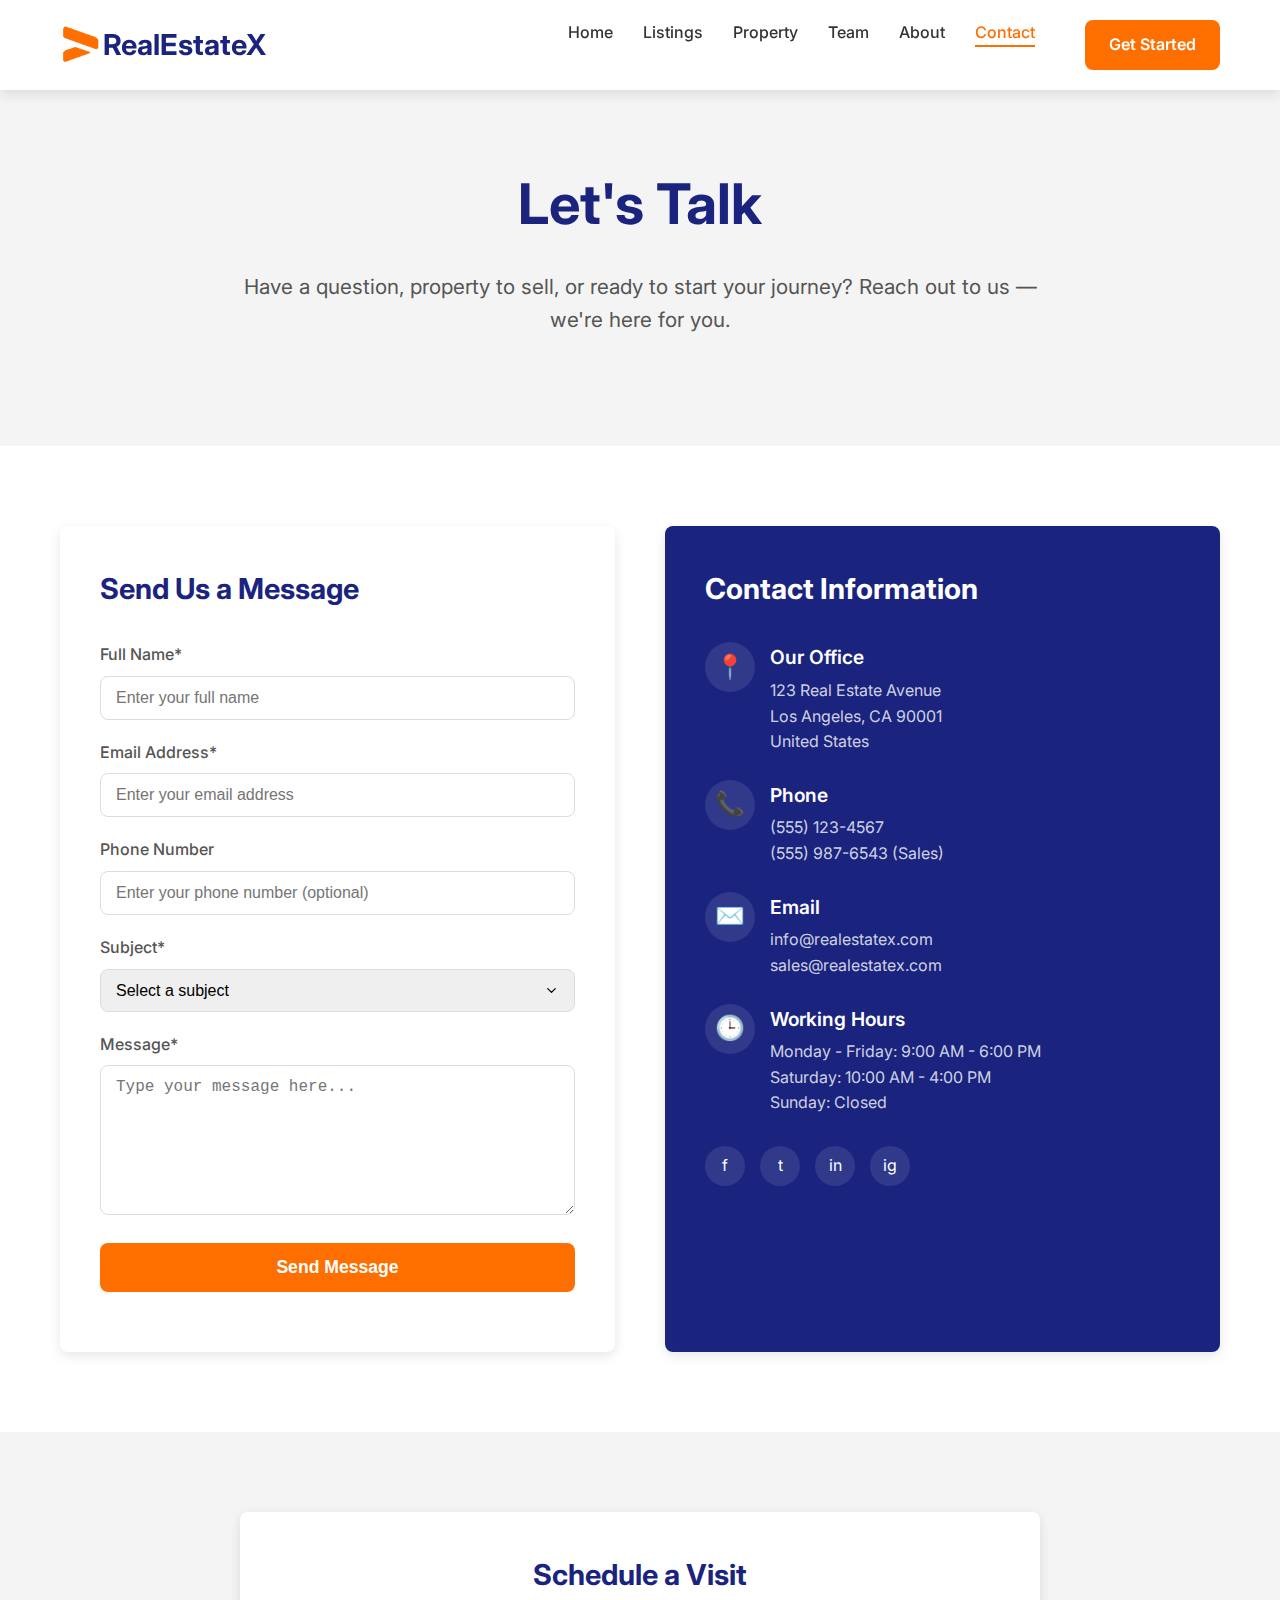
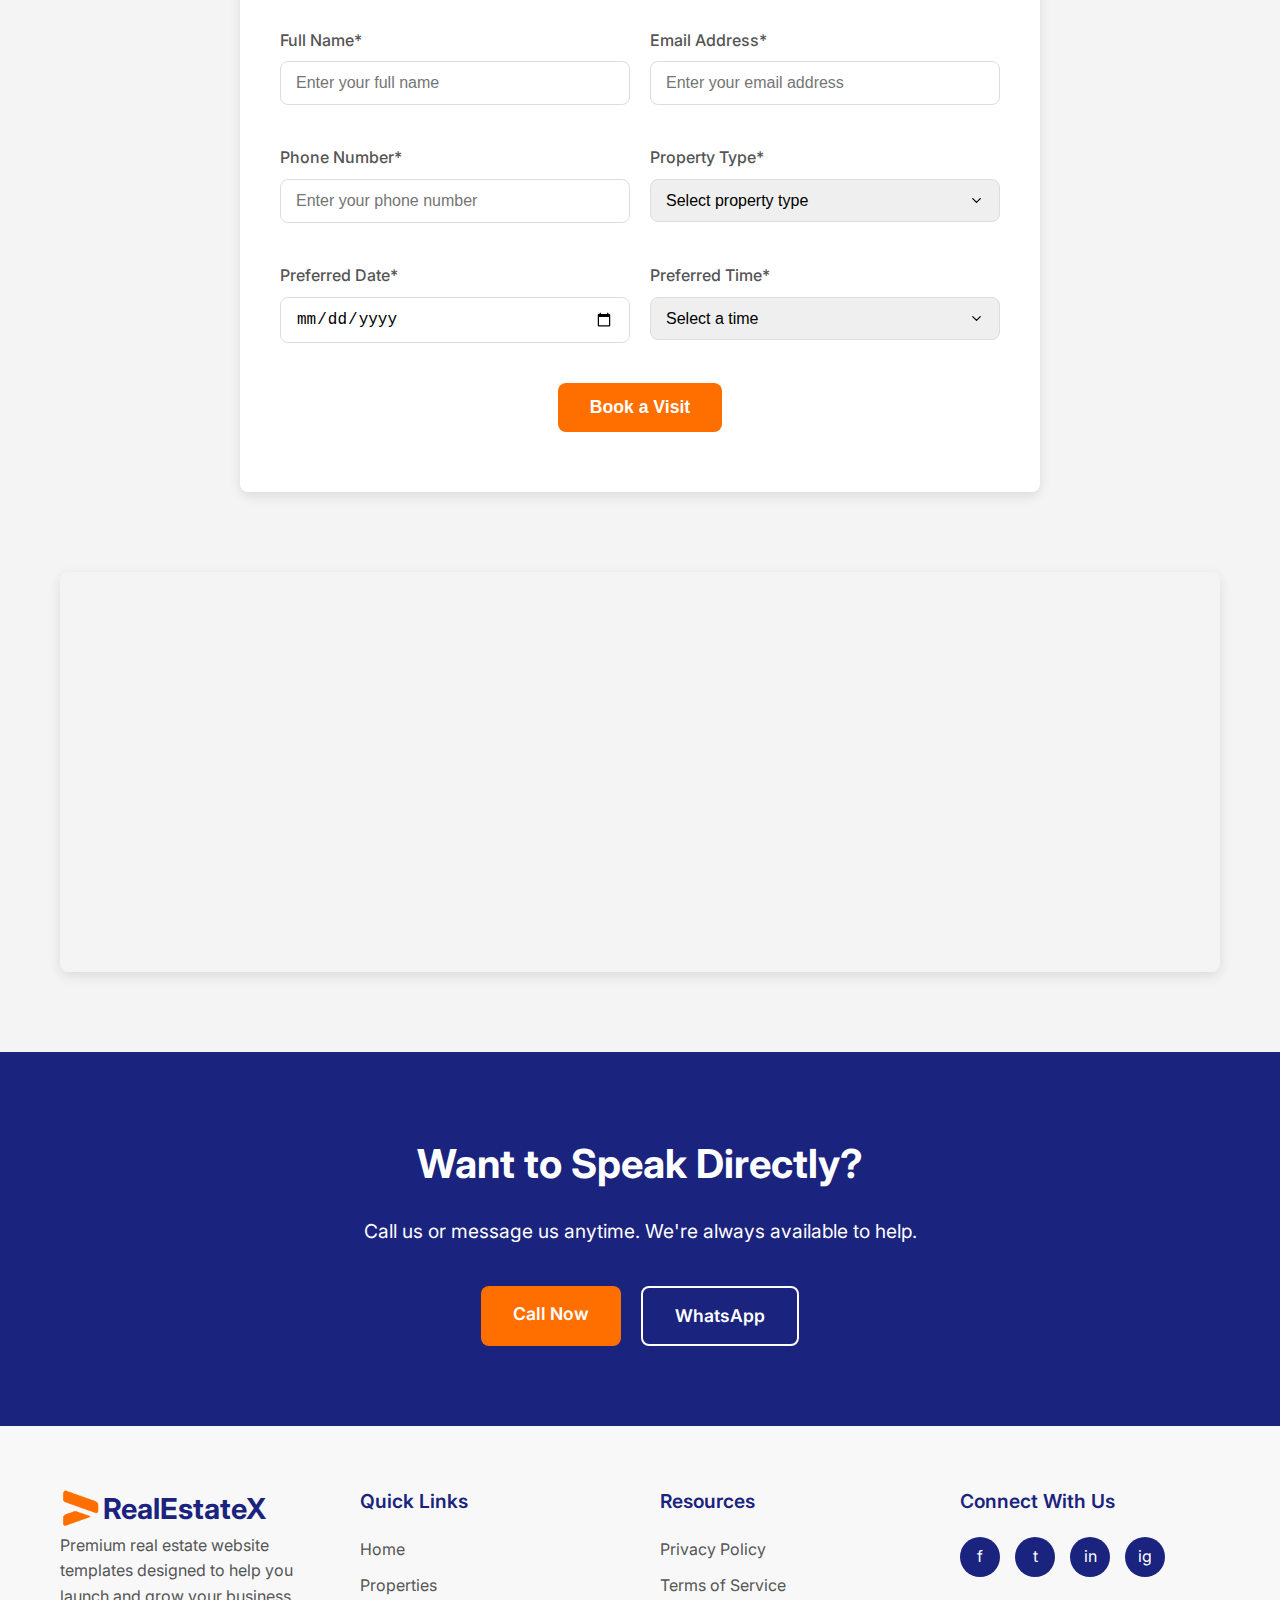
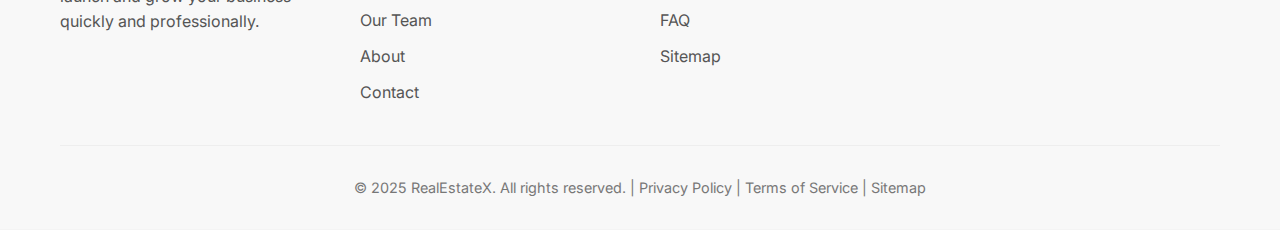
<file: contact.html>
<!DOCTYPE html>
<html lang="en">
<head>
    <meta charset="UTF-8">
    <meta name="viewport" content="width=device-width, initial-scale=1.0">
    <title>Contact Us - RealEstateX</title>
    <link rel="preconnect" href="https://fonts.googleapis.com">
    <link rel="preconnect" href="https://fonts.gstatic.com" crossorigin>
    <link href="https://fonts.googleapis.com/css2?family=Inter:wght@300;400;500;600;700&display=swap" rel="stylesheet">
    <link rel="stylesheet" href="assets/css/contact.css">
</head>
<body>
    <!-- Header & Navigation -->
    <header class="header" id="header">
        <div class="container nav-container">
            <a href="index.html" class="logo">
                <img src="assets/images/logo.png" alt="">
                <h4>RealEstateX</h4>
            </a>
            <nav>
                <ul class="nav-links" id="navLinks">
                    <li><a href="index.html" class="nav-link">Home</a></li>
                    <li><a href="listings.html" class="nav-link">Listings</a></li>
                    <li><a href="property-details.html" class="nav-link">Property</a></li>
                    <li><a href="team.html" class="nav-link">Team</a></li>
                    <li><a href="about.html" class="nav-link">About</a></li>
                    <li><a href="contact.html" class="nav-link active">Contact</a></li>
                    <li><a href="#contact-form" class="btn btn-accent nav-cta">Get Started</a></li>
                </ul>
                <button class="mobile-toggle" id="mobileToggle">
                    ☰
                </button>
            </nav>
        </div>
    </header>

    <!-- Contact Intro Section -->
    <section class="contact-intro">
        <div class="container">
            <div class="contact-intro-content">
                <h1 class="contact-title">Let's Talk</h1>
                <p class="contact-subtitle">Have a question, property to sell, or ready to start your journey? Reach out to us — we're here for you.</p>
            </div>
        </div>
    </section>

    <!-- Contact Form Section -->
    <section class="contact-section">
        <div class="container">
            <div class="contact-grid">
                <div class="contact-form-container" id="contact-form">
                    <h2 class="form-title">Send Us a Message</h2>
                    <form id="contactForm">
                        <div class="form-group">
                            <label for="name" class="form-label">Full Name*</label>
                            <input type="text" id="name" name="name" class="form-control" placeholder="Enter your full name">
                            <div class="error-message" id="nameError">Please enter your name</div>
                        </div>
                        <div class="form-group">
                            <label for="email" class="form-label">Email Address*</label>
                            <input type="email" id="email" name="email" class="form-control" placeholder="Enter your email address">
                            <div class="error-message" id="emailError">Please enter a valid email address</div>
                        </div>
                        <div class="form-group">
                            <label for="phone" class="form-label">Phone Number</label>
                            <input type="tel" id="phone" name="phone" class="form-control" placeholder="Enter your phone number (optional)">
                        </div>
                        <div class="form-group">
                            <label for="subject" class="form-label">Subject*</label>
                            <select id="subject" name="subject" class="form-control">
                                <option value="">Select a subject</option>
                                <option value="property-inquiry">Property Inquiry</option>
                                <option value="selling">Selling My Property</option>
                                <option value="buying">Buying a Property</option>
                                <option value="investment">Investment Opportunities</option>
                                <option value="other">Other</option>
                            </select>
                            <div class="error-message" id="subjectError">Please select a subject</div>
                        </div>
                        <div class="form-group">
                            <label for="message" class="form-label">Message*</label>
                            <textarea id="message" name="message" class="form-control" placeholder="Type your message here..."></textarea>
                            <div class="error-message" id="messageError">Please enter your message</div>
                        </div>
                        <div class="form-group form-submit">
                            <button type="submit" class="btn btn-accent btn-large btn-full">Send Message</button>
                        </div>
                        <div class="form-success" id="formSuccess">
                            <p>Thank you for your message! We'll get back to you as soon as possible.</p>
                        </div>
                    </form>
                </div>
                <div class="contact-info">
                    <h2 class="info-title">Contact Information</h2>
                    <div class="info-list">
                        <div class="info-item">
                            <div class="info-icon">📍</div>
                            <div class="info-content">
                                <h3>Our Office</h3>
                                <p>123 Real Estate Avenue<br>Los Angeles, CA 90001<br>United States</p>
                            </div>
                        </div>
                        <div class="info-item">
                            <div class="info-icon">📞</div>
                            <div class="info-content">
                                <h3>Phone</h3>
                                <p><a href="tel:+15551234567">(555) 123-4567</a></p>
                                <p><a href="tel:+15559876543">(555) 987-6543</a> (Sales)</p>
                            </div>
                        </div>
                        <div class="info-item">
                            <div class="info-icon">✉️</div>
                            <div class="info-content">
                                <h3>Email</h3>
                                <p><a href="mailto:info@realestatex.com">info@realestatex.com</a></p>
                                <p><a href="mailto:sales@realestatex.com">sales@realestatex.com</a></p>
                            </div>
                        </div>
                        <div class="info-item">
                            <div class="info-icon">🕒</div>
                            <div class="info-content">
                                <h3>Working Hours</h3>
                                <p>Monday - Friday: 9:00 AM - 6:00 PM</p>
                                <p>Saturday: 10:00 AM - 4:00 PM</p>
                                <p>Sunday: Closed</p>
                            </div>
                        </div>
                    </div>
                    <div class="social-links">
                        <a href="#" class="social-link">f</a>
                        <a href="#" class="social-link">t</a>
                        <a href="#" class="social-link">in</a>
                        <a href="#" class="social-link">ig</a>
                    </div>
                </div>
            </div>
        </div>
    </section>

    <!-- Schedule Visit Section -->
    <section class="schedule-section">
        <div class="container">
            <div class="schedule-container">
                <h2 class="schedule-title">Schedule a Visit</h2>
                <form id="scheduleForm" class="schedule-form">
                    <div class="form-group">
                        <label for="visitName" class="form-label">Full Name*</label>
                        <input type="text" id="visitName" name="visitName" class="form-control" placeholder="Enter your full name">
                        <div class="error-message" id="visitNameError">Please enter your name</div>
                    </div>
                    <div class="form-group">
                        <label for="visitEmail" class="form-label">Email Address*</label>
                        <input type="email" id="visitEmail" name="visitEmail" class="form-control" placeholder="Enter your email address">
                        <div class="error-message" id="visitEmailError">Please enter a valid email address</div>
                    </div>
                    <div class="form-group">
                        <label for="visitPhone" class="form-label">Phone Number*</label>
                        <input type="tel" id="visitPhone" name="visitPhone" class="form-control" placeholder="Enter your phone number">
                        <div class="error-message" id="visitPhoneError">Please enter your phone number</div>
                    </div>
                    <div class="form-group">
                        <label for="propertyType" class="form-label">Property Type*</label>
                        <select id="propertyType" name="propertyType" class="form-control">
                            <option value="">Select property type</option>
                            <option value="residential">Residential</option>
                            <option value="commercial">Commercial</option>
                            <option value="luxury">Luxury</option>
                            <option value="investment">Investment</option>
                        </select>
                        <div class="error-message" id="propertyTypeError">Please select a property type</div>
                    </div>
                    <div class="form-group">
                        <label for="visitDate" class="form-label">Preferred Date*</label>
                        <input type="date" id="visitDate" name="visitDate" class="form-control" min="">
                        <div class="error-message" id="visitDateError">Please select a date</div>
                    </div>
                    <div class="form-group">
                        <label for="visitTime" class="form-label">Preferred Time*</label>
                        <select id="visitTime" name="visitTime" class="form-control">
                            <option value="">Select a time</option>
                            <option value="morning">Morning (9:00 AM - 12:00 PM)</option>
                            <option value="afternoon">Afternoon (1:00 PM - 4:00 PM)</option>
                            <option value="evening">Evening (4:00 PM - 6:00 PM)</option>
                        </select>
                        <div class="error-message" id="visitTimeError">Please select a time</div>
                    </div>
                    <div class="form-group">
                        <button type="submit" class="btn btn-accent btn-large">Book a Visit</button>
                    </div>
                </form>
            </div>
        </div>
    </section>

    <!-- Map Section -->
    <section class="map-section">
        <div class="container">
            <div class="map-container">
                <iframe src="https://www.google.com/maps/embed?pb=!1m18!1m12!1m3!1d423286.27405770525!2d-118.69192047471653!3d34.02016130653294!2m3!1f0!2f0!3f0!3m2!1i1024!2i768!4f13.1!3m3!1m2!1s0x80c2c75ddc27da13%3A0xe22fdf6f254608f4!2sLos%20Angeles%2C%20CA%2C%20USA!5e0!3m2!1sen!2s!4v1620930800000!5m2!1sen!2s" allowfullscreen="" loading="lazy"></iframe>
            </div>
        </div>
    </section>

    <!-- CTA Section -->
    <section class="cta-section">
        <div class="container">
            <h2 class="cta-title">Want to Speak Directly?</h2>
            <p class="cta-subtitle">Call us or message us anytime. We're always available to help.</p>
            <div class="cta-buttons">
                <a href="tel:+15551234567" class="btn btn-large btn-accent">Call Now</a>
                <a href="https://wa.me/15551234567" class="btn btn-large btn-outline" style="color: white; border-color: white;">WhatsApp</a>
            </div>
        </div>
    </section>

    <!-- Footer -->
    <footer class="footer">
        <div class="container">
            <div class="footer-grid">
                <div>
                    <a href="index.html" class="logo">
                        <img src="assets/images/logo.png" alt="">
                        <h4>RealEstateX</h4>
                    </a>
                    <p class="footer-about">Premium real estate website templates designed to help you launch and grow your business quickly and professionally.</p>
                </div>
                <div>
                    <h3 class="footer-heading">Quick Links</h3>
                    <ul class="footer-links">
                        <li><a href="index.html" class="footer-link">Home</a></li>
                        <li><a href="listings.html" class="footer-link">Properties</a></li>
                        <li><a href="team.html" class="footer-link">Our Team</a></li>
                        <li><a href="about.html" class="footer-link">About</a></li>
                        <li><a href="contact.html" class="footer-link">Contact</a></li>
                    </ul>
                </div>
                <div>
                    <h3 class="footer-heading">Resources</h3>
                    <ul class="footer-links">
                        <li><a href="#" class="footer-link">Privacy Policy</a></li>
                        <li><a href="#" class="footer-link">Terms of Service</a></li>
                        <li><a href="#" class="footer-link">FAQ</a></li>
                        <li><a href="#" class="footer-link">Sitemap</a></li>
                    </ul>
                </div>
                <div>
                    <h3 class="footer-heading">Connect With Us</h3>
                    <div class="footer-social-links">
                        <a href="#" class="footer-social-link">f</a>
                        <a href="#" class="footer-social-link">t</a>
                        <a href="#" class="footer-social-link">in</a>
                        <a href="#" class="footer-social-link">ig</a>
                    </div>
                </div>
            </div>
            <div class="footer-bottom">
                <p>&copy; 2025 RealEstateX. All rights reserved. | <a href="#">Privacy Policy</a> | <a href="#">Terms of Service</a> | <a href="#">Sitemap</a></p>
            </div>
        </div>
    </footer>
    <script src="assets/js/contact.js"></script>
</body>
</html>
</file>
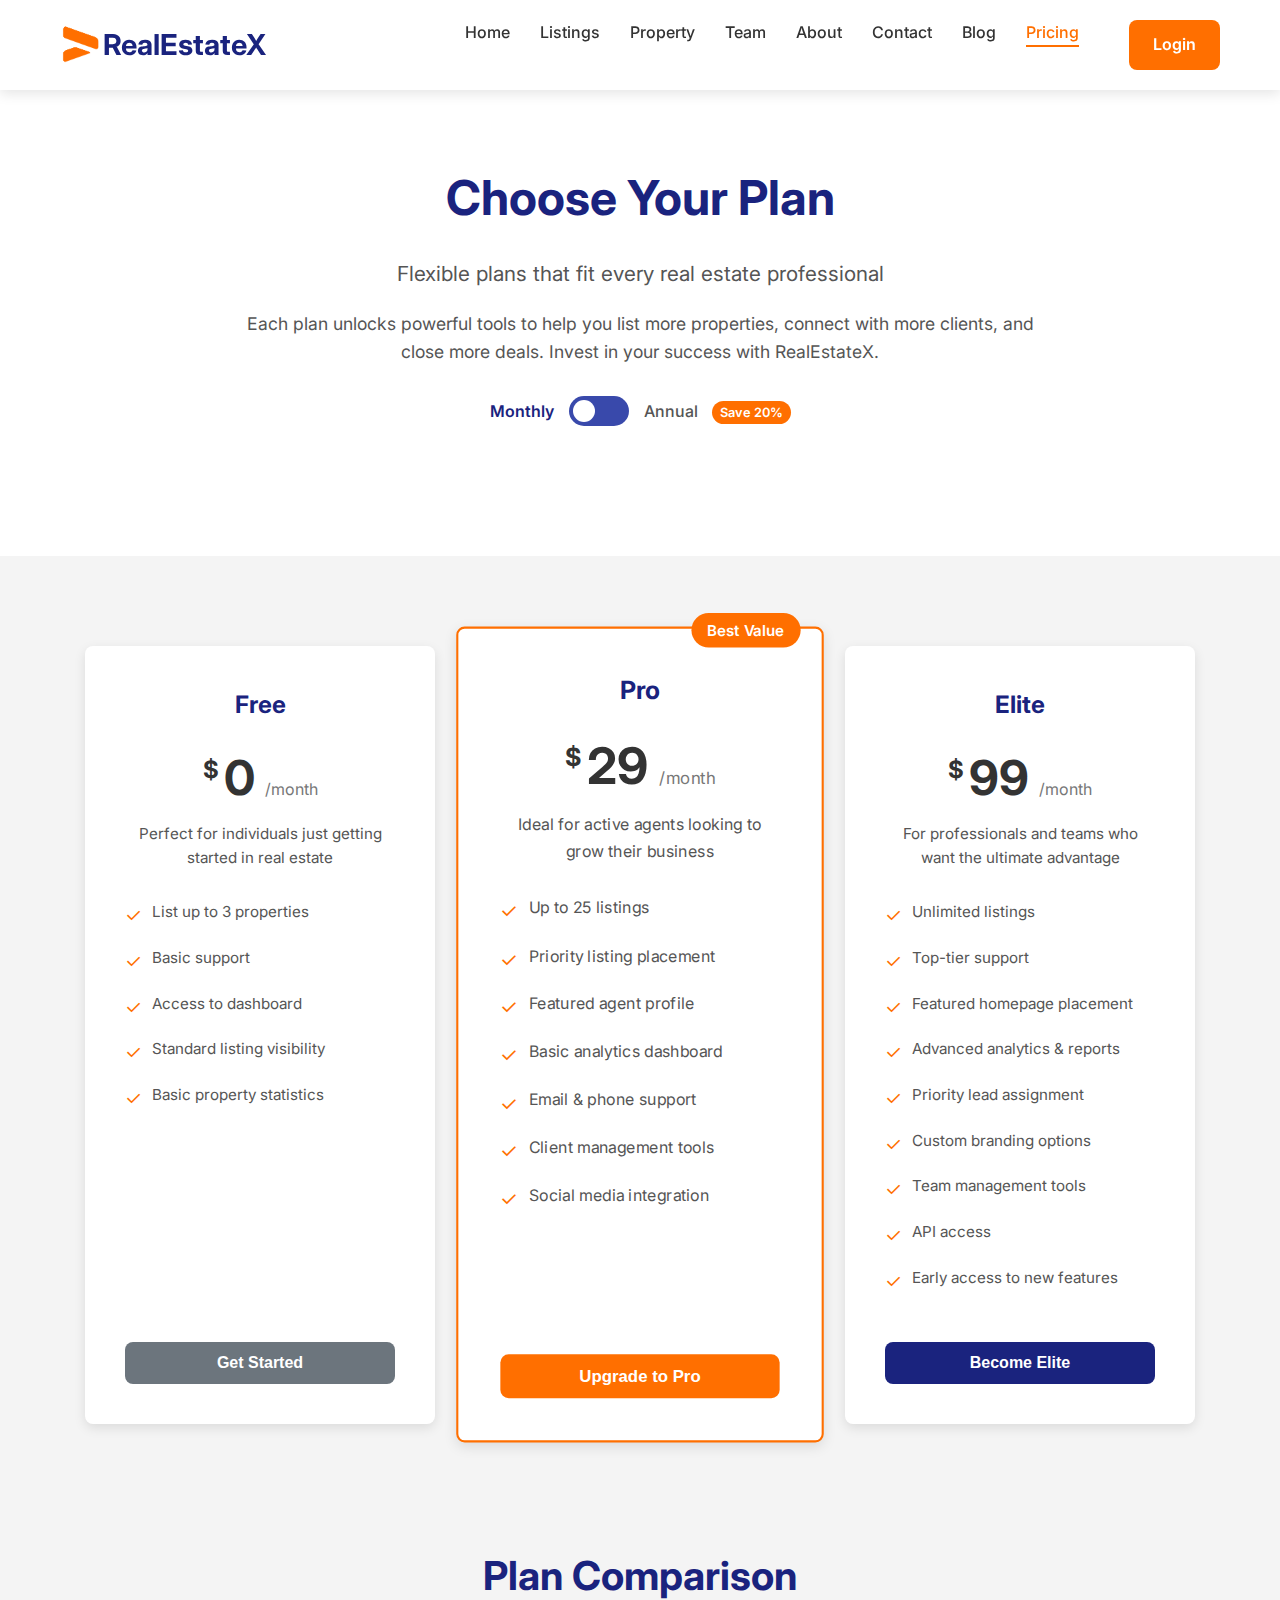
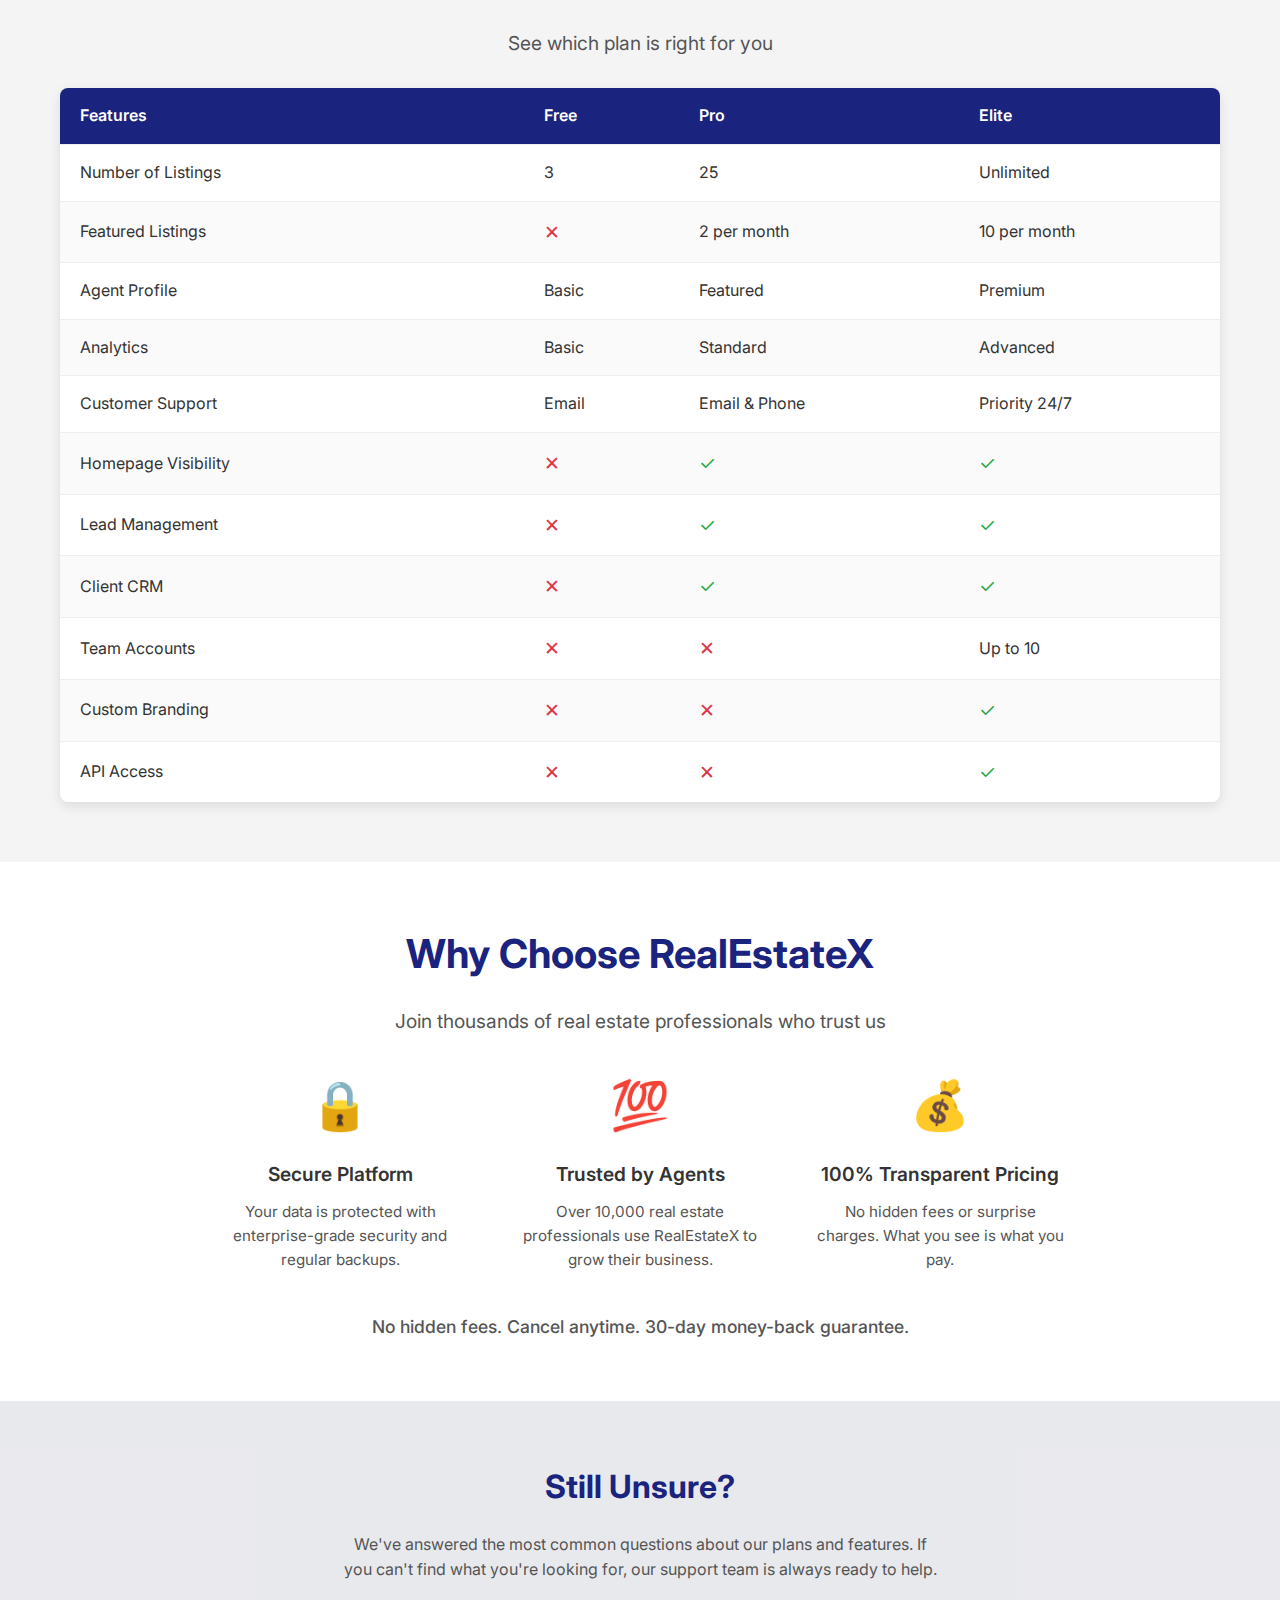
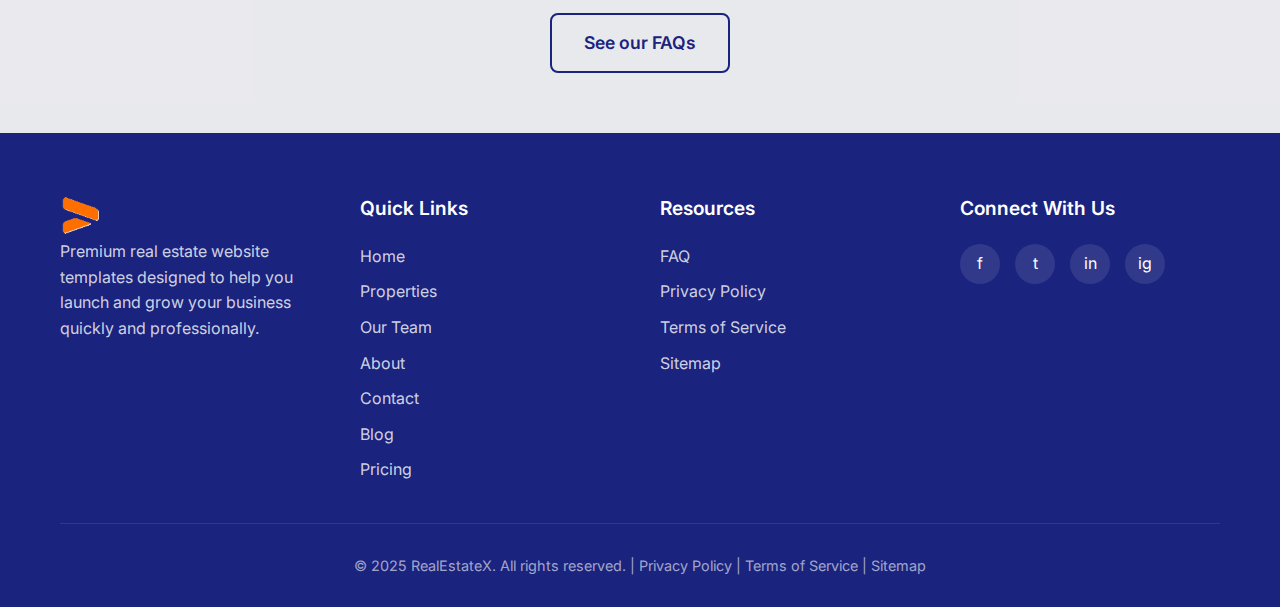
<file: pricing.html>
<!DOCTYPE html>
<html lang="en">
<head>
    <meta charset="UTF-8">
    <meta name="viewport" content="width=device-width, initial-scale=1.0">
    <title>Pricing & Membership Plans - RealEstateX</title>
    <link rel="preconnect" href="https://fonts.googleapis.com">
    <link rel="preconnect" href="https://fonts.gstatic.com" crossorigin>
    <link href="https://fonts.googleapis.com/css2?family=Inter:wght@300;400;500;600;700&display=swap" rel="stylesheet">
    <link rel="stylesheet" href="assets/css/pricing.css">
</head>
<body>
    <!-- Header & Navigation -->
    <header class="header" id="header">
        <div class="container nav-container">
            <a href="index.html" class="logo">
                <img src="assets/images/logo.png" alt="">
                <h4>RealEstateX</h4>
            </a>
            <nav>
                <ul class="nav-links" id="navLinks">
                    <li><a href="index.html" class="nav-link">Home</a></li>
                    <li><a href="listings.html" class="nav-link">Listings</a></li>
                    <li><a href="property-details.html" class="nav-link">Property</a></li>
                    <li><a href="team.html" class="nav-link">Team</a></li>
                    <li><a href="about.html" class="nav-link">About</a></li>
                    <li><a href="contact.html" class="nav-link">Contact</a></li>
                    <li><a href="blog.html" class="nav-link">Blog</a></li>
                    <li><a href="pricing.html" class="nav-link active">Pricing</a></li>
                    <li><a href="login.html" class="btn btn-accent nav-cta">Login</a></li>
                </ul>
                <button class="mobile-toggle" id="mobileToggle">
                    ☰
                </button>
            </nav>
        </div>
    </header>

    <!-- Intro Section -->
    <section class="intro-section">
        <div class="container">
            <div class="intro-content">
                <h1 class="intro-title">Choose Your Plan</h1>
                <p class="intro-subtitle">Flexible plans that fit every real estate professional</p>
                <p class="intro-description">Each plan unlocks powerful tools to help you list more properties, connect with more clients, and close more deals. Invest in your success with RealEstateX.</p>
                
                <!-- Pricing Toggle -->
                <div class="pricing-toggle">
                    <span class="toggle-label active" id="monthlyLabel">Monthly</span>
                    <label class="toggle-switch">
                        <input type="checkbox" id="pricingToggle">
                        <span class="toggle-slider"></span>
                    </label>
                    <span class="toggle-label" id="annualLabel">Annual <span class="save-badge">Save 20%</span></span>
                </div>
            </div>
        </div>
    </section>

    <!-- Pricing Cards Section -->
    <section class="pricing-section">
        <div class="container">
            <div class="pricing-container">
                <!-- Free Plan -->
                <div class="pricing-card">
                    <h3 class="plan-name">Free</h3>
                    <div class="plan-price monthly-price">
                        <span class="currency">$</span>0
                        <span class="period">/month</span>
                    </div>
                    <div class="plan-price annual-price">
                        <span class="currency">$</span>0
                        <span class="period">/year</span>
                    </div>
                    <p class="plan-description">Perfect for individuals just getting started in real estate</p>
                    
                    <div class="plan-features">
                        <div class="feature-item">
                            <span class="feature-icon">✓</span>
                            <span class="feature-text">List up to 3 properties</span>
                        </div>
                        <div class="feature-item">
                            <span class="feature-icon">✓</span>
                            <span class="feature-text">Basic support</span>
                        </div>
                        <div class="feature-item">
                            <span class="feature-icon">✓</span>
                            <span class="feature-text">Access to dashboard</span>
                        </div>
                        <div class="feature-item">
                            <span class="feature-icon">✓</span>
                            <span class="feature-text">Standard listing visibility</span>
                        </div>
                        <div class="feature-item">
                            <span class="feature-icon">✓</span>
                            <span class="feature-text">Basic property statistics</span>
                        </div>
                    </div>
                    
                    <div class="plan-cta">
                        <button class="btn btn-gray btn-full plan-button" data-plan="Free">Get Started</button>
                    </div>
                </div>
                
                <!-- Pro Plan -->
                <div class="pricing-card popular">
                    <div class="popular-badge">Best Value</div>
                    <h3 class="plan-name">Pro</h3>
                    <div class="plan-price monthly-price">
                        <span class="currency">$</span>29
                        <span class="period">/month</span>
                    </div>
                    <div class="plan-price annual-price">
                        <span class="currency">$</span>279
                        <span class="period">/year</span>
                    </div>
                    <p class="plan-description">Ideal for active agents looking to grow their business</p>
                    
                    <div class="plan-features">
                        <div class="feature-item">
                            <span class="feature-icon">✓</span>
                            <span class="feature-text">Up to 25 listings</span>
                        </div>
                        <div class="feature-item">
                            <span class="feature-icon">✓</span>
                            <span class="feature-text">Priority listing placement</span>
                        </div>
                        <div class="feature-item">
                            <span class="feature-icon">✓</span>
                            <span class="feature-text">Featured agent profile</span>
                        </div>
                        <div class="feature-item">
                            <span class="feature-icon">✓</span>
                            <span class="feature-text">Basic analytics dashboard</span>
                        </div>
                        <div class="feature-item">
                            <span class="feature-icon">✓</span>
                            <span class="feature-text">Email & phone support</span>
                        </div>
                        <div class="feature-item">
                            <span class="feature-icon">✓</span>
                            <span class="feature-text">Client management tools</span>
                        </div>
                        <div class="feature-item">
                            <span class="feature-icon">✓</span>
                            <span class="feature-text">Social media integration</span>
                        </div>
                    </div>
                    
                    <div class="plan-cta">
                        <button class="btn btn-accent btn-full plan-button" data-plan="Pro">Upgrade to Pro</button>
                    </div>
                </div>
                
                <!-- Elite Plan -->
                <div class="pricing-card">
                    <h3 class="plan-name">Elite</h3>
                    <div class="plan-price monthly-price">
                        <span class="currency">$</span>99
                        <span class="period">/month</span>
                    </div>
                    <div class="plan-price annual-price">
                        <span class="currency">$</span>949
                        <span class="period">/year</span>
                    </div>
                    <p class="plan-description">For professionals and teams who want the ultimate advantage</p>
                    
                    <div class="plan-features">
                        <div class="feature-item">
                            <span class="feature-icon">✓</span>
                            <span class="feature-text">Unlimited listings</span>
                        </div>
                        <div class="feature-item">
                            <span class="feature-icon">✓</span>
                            <span class="feature-text">Top-tier support</span>
                        </div>
                        <div class="feature-item">
                            <span class="feature-icon">✓</span>
                            <span class="feature-text">Featured homepage placement</span>
                        </div>
                        <div class="feature-item">
                            <span class="feature-icon">✓</span>
                            <span class="feature-text">Advanced analytics & reports</span>
                        </div>
                        <div class="feature-item">
                            <span class="feature-icon">✓</span>
                            <span class="feature-text">Priority lead assignment</span>
                        </div>
                        <div class="feature-item">
                            <span class="feature-icon">✓</span>
                            <span class="feature-text">Custom branding options</span>
                        </div>
                        <div class="feature-item">
                            <span class="feature-icon">✓</span>
                            <span class="feature-text">Team management tools</span>
                        </div>
                        <div class="feature-item">
                            <span class="feature-icon">✓</span>
                            <span class="feature-text">API access</span>
                        </div>
                        <div class="feature-item">
                            <span class="feature-icon">✓</span>
                            <span class="feature-text">Early access to new features</span>
                        </div>
                    </div>
                    
                    <div class="plan-cta">
                        <button class="btn btn-primary btn-full plan-button" data-plan="Elite">Become Elite</button>
                    </div>
                </div>
            </div>
        </div>
    </section>

    <!-- Plan Comparison Table -->
    <section class="comparison-section">
        <div class="container">
            <h2 class="section-title">Plan Comparison</h2>
            <p class="section-subtitle">See which plan is right for you</p>
            
            <div class="comparison-container">
                <table class="comparison-table">
                    <thead>
                        <tr>
                            <th>Features</th>
                            <th>Free</th>
                            <th>Pro</th>
                            <th>Elite</th>
                        </tr>
                    </thead>
                    <tbody>
                        <tr>
                            <td>Number of Listings</td>
                            <td>3</td>
                            <td>25</td>
                            <td>Unlimited</td>
                        </tr>
                        <tr>
                            <td>Featured Listings</td>
                            <td><span class="x-icon">✕</span></td>
                            <td>2 per month</td>
                            <td>10 per month</td>
                        </tr>
                        <tr>
                            <td>Agent Profile</td>
                            <td>Basic</td>
                            <td>Featured</td>
                            <td>Premium</td>
                        </tr>
                        <tr>
                            <td>Analytics</td>
                            <td>Basic</td>
                            <td>Standard</td>
                            <td>Advanced</td>
                        </tr>
                        <tr>
                            <td>Customer Support</td>
                            <td>Email</td>
                            <td>Email & Phone</td>
                            <td>Priority 24/7</td>
                        </tr>
                        <tr>
                            <td>Homepage Visibility</td>
                            <td><span class="x-icon">✕</span></td>
                            <td><span class="check-icon">✓</span></td>
                            <td><span class="check-icon">✓</span></td>
                        </tr>
                        <tr>
                            <td>Lead Management</td>
                            <td><span class="x-icon">✕</span></td>
                            <td><span class="check-icon">✓</span></td>
                            <td><span class="check-icon">✓</span></td>
                        </tr>
                        <tr>
                            <td>Client CRM</td>
                            <td><span class="x-icon">✕</span></td>
                            <td><span class="check-icon">✓</span></td>
                            <td><span class="check-icon">✓</span></td>
                        </tr>
                        <tr>
                            <td>Team Accounts</td>
                            <td><span class="x-icon">✕</span></td>
                            <td><span class="x-icon">✕</span></td>
                            <td>Up to 10</td>
                        </tr>
                        <tr>
                            <td>Custom Branding</td>
                            <td><span class="x-icon">✕</span></td>
                            <td><span class="x-icon">✕</span></td>
                            <td><span class="check-icon">✓</span></td>
                        </tr>
                        <tr>
                            <td>API Access</td>
                            <td><span class="x-icon">✕</span></td>
                            <td><span class="x-icon">✕</span></td>
                            <td><span class="check-icon">✓</span></td>
                        </tr>
                    </tbody>
                </table>
            </div>
        </div>
    </section>

    <!-- Trust Elements -->
    <section class="trust-section">
        <div class="container">
            <h2 class="section-title">Why Choose RealEstateX</h2>
            <p class="section-subtitle">Join thousands of real estate professionals who trust us</p>
            
            <div class="trust-container">
                <div class="trust-item">
                    <div class="trust-icon">🔒</div>
                    <h3 class="trust-title">Secure Platform</h3>
                    <p class="trust-text">Your data is protected with enterprise-grade security and regular backups.</p>
                </div>
                
                <div class="trust-item">
                    <div class="trust-icon">💯</div>
                    <h3 class="trust-title">Trusted by Agents</h3>
                    <p class="trust-text">Over 10,000 real estate professionals use RealEstateX to grow their business.</p>
                </div>
                
                <div class="trust-item">
                    <div class="trust-icon">💰</div>
                    <h3 class="trust-title">100% Transparent Pricing</h3>
                    <p class="trust-text">No hidden fees or surprise charges. What you see is what you pay.</p>
                </div>
            </div>
            
            <p class="trust-note">No hidden fees. Cancel anytime. 30-day money-back guarantee.</p>
        </div>
    </section>

    <!-- FAQ Teaser -->
    <section class="faq-teaser">
        <div class="container">
            <h2 class="faq-teaser-title">Still Unsure?</h2>
            <p class="faq-teaser-text">We've answered the most common questions about our plans and features. If you can't find what you're looking for, our support team is always ready to help.</p>
            <a href="faq.html" class="btn btn-large btn-outline">See our FAQs</a>
        </div>
    </section>

    <!-- Footer -->
    <footer class="footer">
        <div class="container">
            <div class="footer-grid">
                <div>
                    <a href="index.html" class="logo">
                        <img src="assets/images/logo.png" alt="">
                        <h4>RealEstateX</h4>
                    </a>
                    <p class="footer-about">Premium real estate website templates designed to help you launch and grow your business quickly and professionally.</p>
                </div>
                <div>
                    <h3 class="footer-heading">Quick Links</h3>
                    <ul class="footer-links">
                        <li><a href="index.html" class="footer-link">Home</a></li>
                        <li><a href="listings.html" class="footer-link">Properties</a></li>
                        <li><a href="team.html" class="footer-link">Our Team</a></li>
                        <li><a href="about.html" class="footer-link">About</a></li>
                        <li><a href="contact.html" class="footer-link">Contact</a></li>
                        <li><a href="blog.html" class="footer-link">Blog</a></li>
                        <li><a href="pricing.html" class="footer-link">Pricing</a></li>
                    </ul>
                </div>
                <div>
                    <h3 class="footer-heading">Resources</h3>
                    <ul class="footer-links">
                        <li><a href="faq.html" class="footer-link">FAQ</a></li>
                        <li><a href="#" class="footer-link">Privacy Policy</a></li>
                        <li><a href="#" class="footer-link">Terms of Service</a></li>
                        <li><a href="#" class="footer-link">Sitemap</a></li>
                    </ul>
                </div>
                <div>
                    <h3 class="footer-heading">Connect With Us</h3>
                    <div class="social-links">
                        <a href="#" class="social-link">f</a>
                        <a href="#" class="social-link">t</a>
                        <a href="#" class="social-link">in</a>
                        <a href="#" class="social-link">ig</a>
                    </div>
                </div>
            </div>
            <div class="footer-bottom">
                <p>&copy; 2025 RealEstateX. All rights reserved. | <a href="#" style="color: inherit;">Privacy Policy</a> | <a href="#" style="color: inherit;">Terms of Service</a> | <a href="#" style="color: inherit;">Sitemap</a></p>
            </div>
        </div>
    </footer>

    <!-- Scroll to Top Button -->
    <div class="scroll-top" id="scrollTop">↑</div>

    <!-- Modal -->
    <div class="modal" id="demoModal">
        <div class="modal-content">
            <button class="modal-close" id="modalClose">✕</button>
            <div class="modal-icon">🎉</div>
            <h3 class="modal-title">This is a Demo</h3>
            <p class="modal-text">In a live environment, this would proceed to payment processing. No payment is needed for this demonstration.</p>
            <button class="btn btn-accent" id="modalButton">Got it</button>
        </div>
    </div>
    <script src="assets/js/pricing.js"></script>
</body>
</html>
</file>
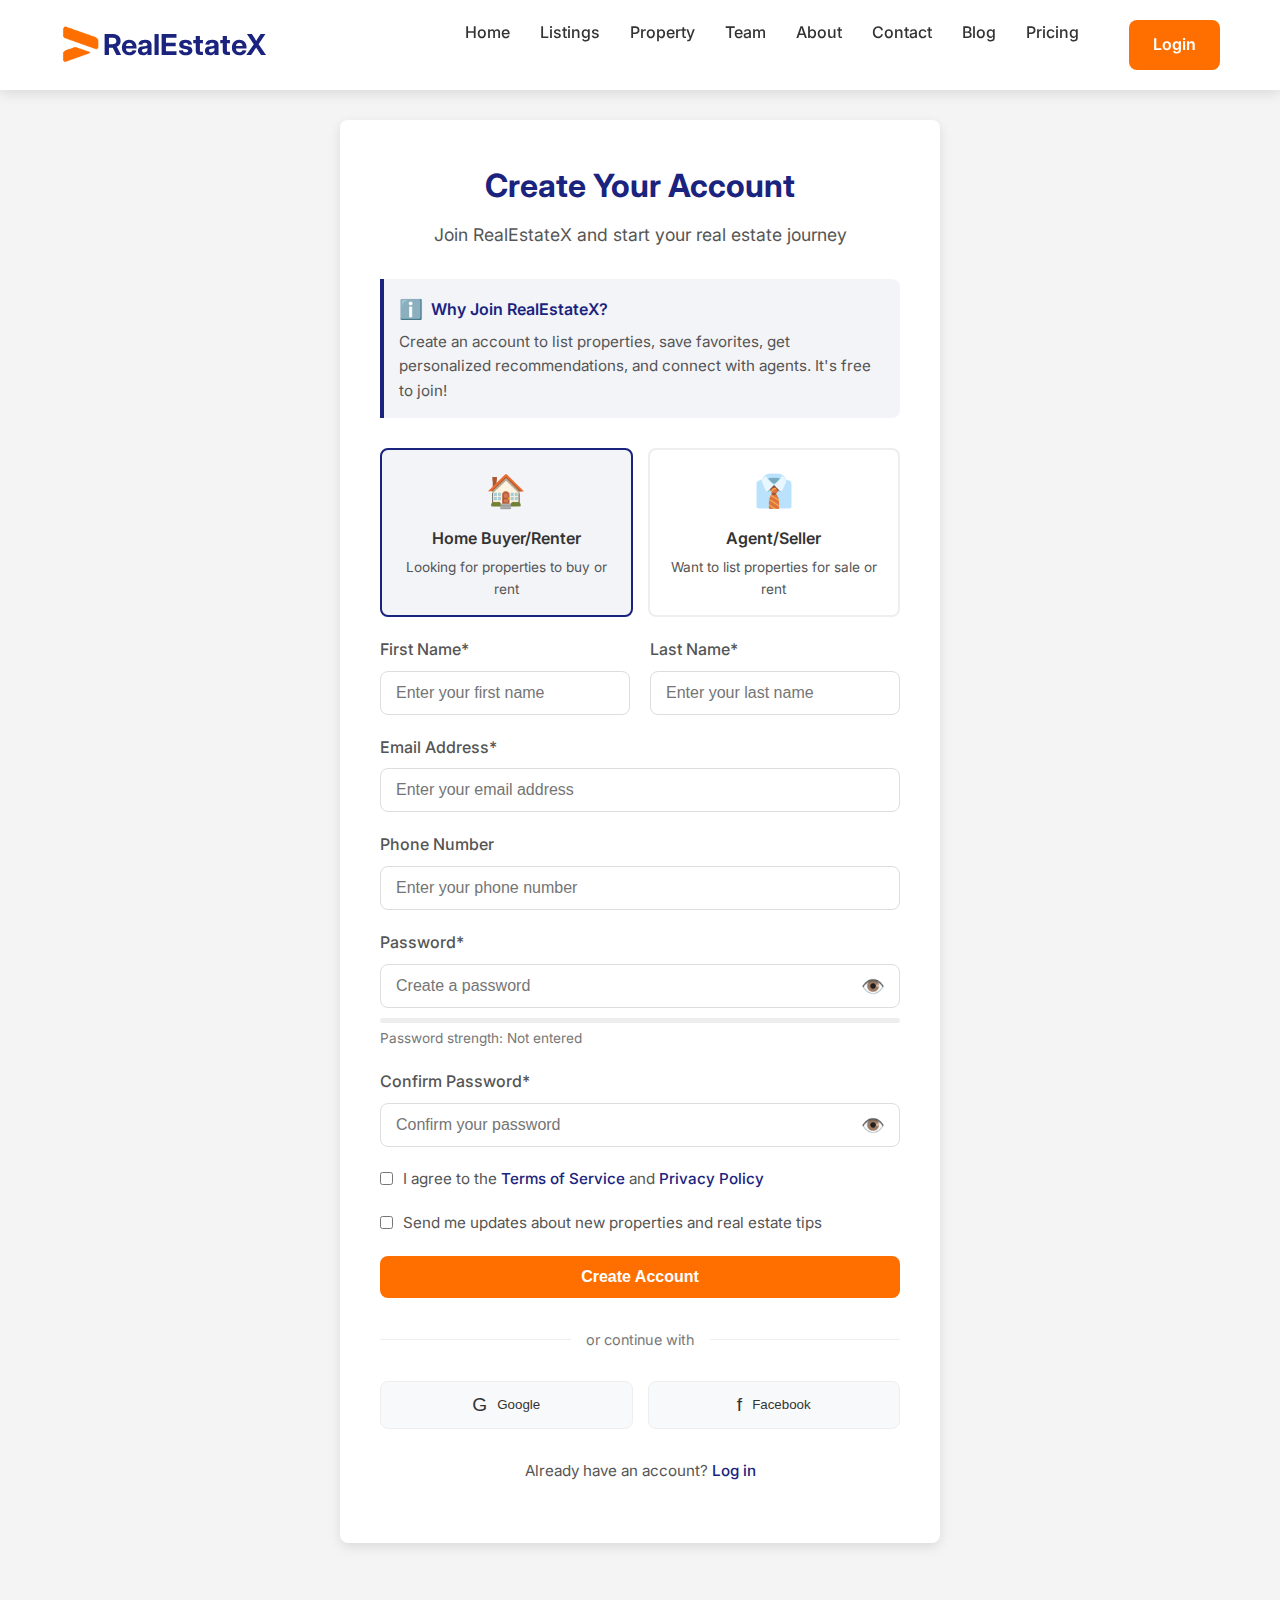
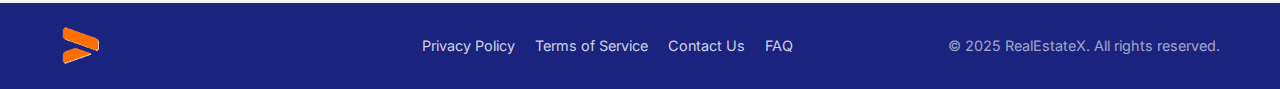
<file: register.html>
<!DOCTYPE html>
<html lang="en">
<head>
    <meta charset="UTF-8">
    <meta name="viewport" content="width=device-width, initial-scale=1.0">
    <title>Register - RealEstateX</title>
    <link rel="preconnect" href="https://fonts.googleapis.com">
    <link rel="preconnect" href="https://fonts.gstatic.com" crossorigin>
    <link href="https://fonts.googleapis.com/css2?family=Inter:wght@300;400;500;600;700&display=swap" rel="stylesheet">
    <link rel="stylesheet" href="assets/css/register.css">
</head>
<body>
    <!-- Header & Navigation -->
    <header class="header" id="header">
        <div class="container nav-container">
            <a href="register.html" class="logo">
                <img src="assets/images/logo.png" alt="">
                <h4>RealEstateX</h4>
            </a>
            <nav>
                <ul class="nav-links" id="navLinks">
                    <li><a href="index.html" class="nav-link">Home</a></li>
                    <li><a href="listings.html" class="nav-link">Listings</a></li>
                    <li><a href="property-details.html" class="nav-link">Property</a></li>
                    <li><a href="team.html" class="nav-link">Team</a></li>
                    <li><a href="about.html" class="nav-link">About</a></li>
                    <li><a href="contact.html" class="nav-link">Contact</a></li>
                    <li><a href="blog.html" class="nav-link">Blog</a></li>
                    <li><a href="pricing.html" class="nav-link">Pricing</a></li>
                    <li><a href="login.html" class="btn btn-accent nav-cta">Login</a></li>
                </ul>
                <button class="mobile-toggle" id="mobileToggle">
                    ☰
                </button>
            </nav>
        </div>
    </header>

    <!-- Main Content -->
    <main class="main-content">
        <div class="container">
            <div class="register-container">
                <div class="success-message" id="successMessage">
                    <div class="success-icon">✓</div>
                    <h3 class="success-title">Registration Successful!</h3>
                    <p class="success-text">Your account has been created successfully. Please check your email to verify your account.</p>
                    <a href="login.html" class="btn btn-accent">Go to Login</a>
                </div>
                
                <div id="registerForm">
                    <div class="register-header">
                        <h1 class="register-title">Create Your Account</h1>
                        <p class="register-subtitle">Join RealEstateX and start your real estate journey</p>
                    </div>
                    
                    <div class="info-box">
                        <div class="info-title">
                            <span class="info-icon">ℹ️</span>
                            <span>Why Join RealEstateX?</span>
                        </div>
                        <p class="info-text">Create an account to list properties, save favorites, get personalized recommendations, and connect with agents. It's free to join!</p>
                    </div>
                    
                    <form class="register-form" id="registrationForm">
                        <div class="account-type-container">
                            <label class="account-type-option" id="buyerOption">
                                <input type="radio" name="accountType" value="buyer" class="account-type-radio" checked>
                                <div class="account-type-icon">🏠</div>
                                <div class="account-type-title">Home Buyer/Renter</div>
                                <div class="account-type-description">Looking for properties to buy or rent</div>
                            </label>
                            
                            <label class="account-type-option" id="agentOption">
                                <input type="radio" name="accountType" value="agent" class="account-type-radio">
                                <div class="account-type-icon">👔</div>
                                <div class="account-type-title">Agent/Seller</div>
                                <div class="account-type-description">Want to list properties for sale or rent</div>
                            </label>
                        </div>
                        
                        <div class="form-row">
                            <div class="form-group">
                                <label for="firstName" class="form-label">First Name*</label>
                                <input type="text" id="firstName" class="form-control" placeholder="Enter your first name" required>
                                <div class="error-message" id="firstNameError">Please enter your first name</div>
                            </div>
                            
                            <div class="form-group">
                                <label for="lastName" class="form-label">Last Name*</label>
                                <input type="text" id="lastName" class="form-control" placeholder="Enter your last name" required>
                                <div class="error-message" id="lastNameError">Please enter your last name</div>
                            </div>
                        </div>
                        
                        <div class="form-group">
                            <label for="email" class="form-label">Email Address*</label>
                            <input type="email" id="email" class="form-control" placeholder="Enter your email address" required>
                            <div class="error-message" id="emailError">Please enter a valid email address</div>
                        </div>
                        
                        <div class="form-group">
                            <label for="phone" class="form-label">Phone Number</label>
                            <input type="tel" id="phone" class="form-control" placeholder="Enter your phone number">
                            <div class="error-message" id="phoneError">Please enter a valid phone number</div>
                        </div>
                        
                        <div class="form-group">
                            <label for="password" class="form-label">Password*</label>
                            <div class="password-container">
                                <input type="password" id="password" class="form-control" placeholder="Create a password" required>
                                <span class="toggle-password" id="togglePassword">👁️</span>
                            </div>
                            <div class="password-strength">
                                <div class="password-strength-meter" id="passwordStrengthMeter"></div>
                            </div>
                            <div class="password-strength-text" id="passwordStrengthText">Password strength: Not entered</div>
                            <div class="error-message" id="passwordError">Password must be at least 8 characters with letters, numbers, and special characters</div>
                        </div>
                        
                        <div class="form-group">
                            <label for="confirmPassword" class="form-label">Confirm Password*</label>
                            <div class="password-container">
                                <input type="password" id="confirmPassword" class="form-control" placeholder="Confirm your password" required>
                                <span class="toggle-password" id="toggleConfirmPassword">👁️</span>
                            </div>
                            <div class="error-message" id="confirmPasswordError">Passwords do not match</div>
                        </div>
                        
                        <div class="checkbox-container">
                            <input type="checkbox" id="termsCheckbox" class="checkbox-input" required>
                            <label for="termsCheckbox" class="checkbox-label">
                                I agree to the <a href="#">Terms of Service</a> and <a href="#">Privacy Policy</a>
                            </label>
                        </div>
                        
                        <div class="checkbox-container">
                            <input type="checkbox" id="newsletterCheckbox" class="checkbox-input">
                            <label for="newsletterCheckbox" class="checkbox-label">
                                Send me updates about new properties and real estate tips
                            </label>
                        </div>
                        
                        <button type="submit" class="btn btn-accent btn-full">Create Account</button>
                        
                        <div class="divider">
                            <span>or continue with</span>
                        </div>
                        
                        <div class="social-login">
                            <button type="button" class="social-btn">
                                <span class="social-icon">G</span>
                                <span>Google</span>
                            </button>
                            <button type="button" class="social-btn">
                                <span class="social-icon">f</span>
                                <span>Facebook</span>
                            </button>
                        </div>
                        
                        <div class="register-footer">
                            Already have an account? <a href="login.html">Log in</a>
                        </div>
                    </form>
                </div>
            </div>
        </div>
    </main>

    <!-- Footer -->
    <footer class="footer">
        <div class="container">
            <div class="footer-content">
                <a href="index.html" class="logo">
                    <img src="assets/images/logo.png" alt="">
                    <h4>RealEstateX</h4>
                </a>
                <div class="footer-links">
                    <a href="#" class="footer-link">Privacy Policy</a>
                    <a href="#" class="footer-link">Terms of Service</a>
                    <a href="contact.html" class="footer-link">Contact Us</a>
                    <a href="faq.html" class="footer-link">FAQ</a>
                </div>
                <div class="footer-copyright">
                    &copy; 2025 RealEstateX. All rights reserved.
                </div>
            </div>
        </div>
    </footer>
    <script src="assets/js/register.js"></script>
</body>
</html>
</file>
<file: assets/css/contact.css>
/* Reset & Base Styles */
* {
    margin: 0;
    padding: 0;
    box-sizing: border-box;
}

:root {
    --primary-color: #1A237E;
    --primary-light: #3949AB;
    --primary-dark: #0D1752;
    --accent-color: #FF6F00;
    --accent-light: #FF9E40;
    --accent-dark: #C43E00;
    --background: #F4F4F4;
    --white: #FFFFFF;
    --text-dark: #333333;
    --text-medium: #555555;
    --text-light: #777777;
    --border-radius: 8px;
    --shadow: 0 4px 12px rgba(0, 0, 0, 0.1);
    --shadow-hover: 0 8px 20px rgba(0, 0, 0, 0.15);
    --transition: all 0.3s ease;
}

body {
    font-family: 'Inter', 'Segoe UI', 'Helvetica Neue', Arial, sans-serif;
    line-height: 1.6;
    color: var(--text-dark);
    background-color: var(--background);
    overflow-x: hidden;
}

a {
    text-decoration: none;
    color: inherit;
}

ul {
    list-style: none;
}

img {
    max-width: 100%;
    height: auto;
    display: block;
}

.container {
    width: 100%;
    max-width: 1200px;
    margin: 0 auto;
    padding: 0 20px;
}

.section {
    padding: 80px 0;
}

.section-title {
    font-size: 2.5rem;
    font-weight: 700;
    text-align: center;
    margin-bottom: 20px;
    color: var(--primary-color);
}

.section-subtitle {
    font-size: 1.2rem;
    text-align: center;
    margin-bottom: 50px;
    color: var(--text-medium);
    max-width: 800px;
    margin-left: auto;
    margin-right: auto;
}

.btn {
    display: inline-block;
    padding: 12px 24px;
    background-color: var(--primary-color);
    color: var(--white);
    border-radius: var(--border-radius);
    font-weight: 600;
    cursor: pointer;
    transition: var(--transition);
    border: none;
    font-size: 1rem;
}

.btn:hover {
    background-color: var(--primary-dark);
    transform: translateY(-2px);
}

.btn-accent {
    background-color: var(--accent-color);
}

.btn-accent:hover {
    background-color: var(--accent-dark);
}

.btn-large {
    padding: 14px 32px;
    font-size: 1.1rem;
}

.btn-outline {
    background-color: transparent;
    border: 2px solid var(--primary-color);
    color: var(--primary-color);
}

.btn-outline:hover {
    background-color: var(--primary-color);
    color: var(--white);
}

.btn-full {
    width: 100%;
}

/* Header & Navigation */
.header {
    position: fixed;
    top: 0;
    left: 0;
    width: 100%;
    z-index: 1000;
    transition: var(--transition);
    padding: 20px 0;
    background-color: var(--white);
    box-shadow: var(--shadow);
}

.nav-container {
    display: flex;
    justify-content: space-between;
    align-items: center;
}

.logo {
    display: flex;
    align-items: center;
    font-size: 1.8rem;
    font-weight: 700;
    color: var(--primary-color);
}

.logo-icon {
    width: 40px;
    height: 40px;
    background-color: var(--accent-color);
    border-radius: 8px;
    margin-right: 10px;
    display: flex;
    align-items: center;
    justify-content: center;
    color: var(--white);
    font-weight: 800;
}

.nav-links {
    display: flex;
    gap: 30px;
}

.nav-link {
    color: var(--text-dark);
    font-weight: 500;
    transition: var(--transition);
    position: relative;
}

.nav-link:hover, .nav-link.active {
    color: var(--accent-color);
}

.nav-link::after {
    content: '';
    position: absolute;
    bottom: -5px;
    left: 0;
    width: 0;
    height: 2px;
    background-color: var(--accent-color);
    transition: var(--transition);
}

.nav-link:hover::after, .nav-link.active::after {
    width: 100%;
}

.nav-cta {
    margin-left: 20px;
}

.mobile-toggle {
    display: none;
    background: none;
    border: none;
    color: var(--primary-color);
    font-size: 1.5rem;
    cursor: pointer;
    transition: var(--transition);
}

/* Contact Intro Section */
.contact-intro {
    background-color: var(--background);
    padding: 160px 0 80px;
    text-align: center;
}

.contact-intro-content {
    max-width: 800px;
    margin: 0 auto;
}

.contact-title {
    font-size: 3.5rem;
    font-weight: 700;
    color: var(--primary-color);
    margin-bottom: 20px;
}

.contact-subtitle {
    font-size: 1.3rem;
    color: var(--text-medium);
    margin-bottom: 30px;
}

/* Contact Form Section */
.contact-section {
    background-color: var(--white);
    padding: 80px 0;
}

.contact-grid {
    display: grid;
    grid-template-columns: 1fr 1fr;
    gap: 50px;
}

.contact-form-container {
    background-color: var(--white);
    border-radius: var(--border-radius);
    padding: 40px;
    box-shadow: var(--shadow);
}

.form-title {
    font-size: 1.8rem;
    font-weight: 700;
    color: var(--primary-color);
    margin-bottom: 30px;
}

.form-group {
    margin-bottom: 20px;
}

.form-label {
    display: block;
    margin-bottom: 8px;
    font-weight: 500;
    color: var(--text-medium);
}

.form-control {
    width: 100%;
    padding: 12px 15px;
    border: 1px solid #ddd;
    border-radius: var(--border-radius);
    font-size: 1rem;
    transition: var(--transition);
}

.form-control:focus {
    outline: none;
    border-color: var(--primary-color);
    box-shadow: 0 0 0 2px rgba(26, 35, 126, 0.2);
}

.form-control.error {
    border-color: #e74c3c;
}

.error-message {
    color: #e74c3c;
    font-size: 0.9rem;
    margin-top: 5px;
    display: none;
}

select.form-control {
    appearance: none;
    background-image: url("data:image/svg+xml;charset=UTF-8,%3csvg xmlns='http://www.w3.org/2000/svg' viewBox='0 0 24 24' fill='none' stroke='currentColor' stroke-width='2' stroke-linecap='round' stroke-linejoin='round'%3e%3cpolyline points='6 9 12 15 18 9'%3e%3c/polyline%3e%3c/svg%3e");
    background-repeat: no-repeat;
    background-position: right 15px center;
    background-size: 15px;
}

textarea.form-control {
    min-height: 150px;
    resize: vertical;
}

.form-submit {
    margin-top: 10px;
}

.form-success {
    display: none;
    background-color: #d4edda;
    color: #155724;
    padding: 15px;
    border-radius: var(--border-radius);
    margin-top: 20px;
    text-align: center;
}

/* Contact Info */
.contact-info {
    background-color: var(--primary-color);
    color: var(--white);
    border-radius: var(--border-radius);
    padding: 40px;
    box-shadow: var(--shadow);
}

.info-title {
    font-size: 1.8rem;
    font-weight: 700;
    margin-bottom: 30px;
}

.info-list {
    display: flex;
    flex-direction: column;
    gap: 25px;
}

.info-item {
    display: flex;
    align-items: flex-start;
    gap: 15px;
}

.info-icon {
    width: 50px;
    height: 50px;
    background-color: rgba(255, 255, 255, 0.1);
    border-radius: 50%;
    display: flex;
    align-items: center;
    justify-content: center;
    font-size: 1.5rem;
    flex-shrink: 0;
}

.info-content h3 {
    font-size: 1.2rem;
    font-weight: 600;
    margin-bottom: 5px;
}

.info-content p, .info-content a {
    color: rgba(255, 255, 255, 0.8);
    transition: var(--transition);
}

.info-content a:hover {
    color: var(--white);
    text-decoration: underline;
}

.social-links {
    display: flex;
    gap: 15px;
    margin-top: 30px;
}

.social-link {
    width: 40px;
    height: 40px;
    border-radius: 50%;
    background-color: rgba(255, 255, 255, 0.1);
    color: var(--white);
    display: flex;
    align-items: center;
    justify-content: center;
    transition: var(--transition);
}

.social-link:hover {
    background-color: var(--accent-color);
    transform: translateY(-3px);
}

/* Schedule Visit Section */
.schedule-section {
    background-color: var(--background);
    padding: 80px 0;
}

.schedule-container {
    background-color: var(--white);
    border-radius: var(--border-radius);
    padding: 40px;
    box-shadow: var(--shadow);
    max-width: 800px;
    margin: 0 auto;
}

.schedule-title {
    font-size: 1.8rem;
    font-weight: 700;
    color: var(--primary-color);
    margin-bottom: 30px;
    text-align: center;
}

.schedule-form {
    display: grid;
    grid-template-columns: 1fr 1fr;
    gap: 20px;
}

.schedule-form .form-group:last-child {
    grid-column: span 2;
    text-align: center;
}

/* Map Section */
.map-section {
    padding: 0 0 80px;
}

.map-container {
    height: 400px;
    border-radius: var(--border-radius);
    overflow: hidden;
    box-shadow: var(--shadow);
}

.map-container iframe {
    width: 100%;
    height: 100%;
    border: none;
}

/* CTA Section */
.cta-section {
    background-color: var(--primary-color);
    color: var(--white);
    text-align: center;
    padding: 80px 0;
}

.cta-title {
    font-size: 2.5rem;
    font-weight: 700;
    margin-bottom: 20px;
}

.cta-subtitle {
    font-size: 1.2rem;
    margin-bottom: 40px;
    max-width: 700px;
    margin-left: auto;
    margin-right: auto;
}

.cta-buttons {
    display: flex;
    justify-content: center;
    gap: 20px;
}

/* Footer */
.footer {
    background-color: #f8f8f8;
    padding: 60px 0 30px;
}

.footer-grid {
    display: grid;
    grid-template-columns: repeat(auto-fit, minmax(200px, 1fr));
    gap: 40px;
    margin-bottom: 40px;
}

.footer-logo {
    color: var(--primary-color);
    font-size: 1.5rem;
    font-weight: 700;
    margin-bottom: 15px;
    display: inline-block;
}

.footer-about {
    color: var(--text-medium);
    margin-bottom: 20px;
}

.footer-heading {
    font-size: 1.2rem;
    font-weight: 600;
    margin-bottom: 20px;
    color: var(--primary-color);
}

.footer-links {
    display: flex;
    flex-direction: column;
    gap: 10px;
}

.footer-link {
    color: var(--text-medium);
    transition: var(--transition);
}

.footer-link:hover {
    color: var(--primary-color);
    transform: translateX(5px);
}

.footer-social-links {
    display: flex;
    gap: 15px;
}

.footer-social-link {
    width: 40px;
    height: 40px;
    border-radius: 50%;
    background-color: var(--primary-color);
    color: var(--white);
    display: flex;
    align-items: center;
    justify-content: center;
    transition: var(--transition);
}

.footer-social-link:hover {
    background-color: var(--accent-color);
    transform: translateY(-3px);
}

.footer-bottom {
    text-align: center;
    padding-top: 30px;
    border-top: 1px solid #eee;
    color: var(--text-light);
    font-size: 0.9rem;
}

/* Responsive Styles */
@media (max-width: 992px) {
    .section {
        padding: 60px 0;
    }

    .section-title {
        font-size: 2rem;
    }

    .contact-title {
        font-size: 2.5rem;
    }

    .contact-grid {
        grid-template-columns: 1fr;
        gap: 40px;
    }

    .schedule-form {
        grid-template-columns: 1fr;
    }

    .schedule-form .form-group:last-child {
        grid-column: span 1;
    }

    .map-section {
        padding: 0 0 60px;
    }
}

@media (max-width: 768px) {
    .nav-links {
        position: fixed;
        top: 0;
        right: -100%;
        width: 70%;
        height: 100vh;
        background-color: var(--white);
        flex-direction: column;
        padding: 80px 30px 30px;
        transition: right 0.3s ease;
        box-shadow: -5px 0 15px rgba(0, 0, 0, 0.1);
        z-index: 1000;
        gap: 20px;
    }

    .nav-links.active {
        right: 0;
    }

    .nav-cta {
        margin-left: 0;
        margin-top: 20px;
    }

    .mobile-toggle {
        display: block;
        z-index: 1001;
    }

    .contact-title {
        font-size: 2rem;
    }

    .contact-subtitle {
        font-size: 1.1rem;
    }

    .contact-form-container, .contact-info {
        padding: 30px;
    }

    .cta-title {
        font-size: 2rem;
    }

    .cta-buttons {
        flex-direction: column;
        align-items: center;
        gap: 15px;
    }

    .footer-grid {
        grid-template-columns: 1fr;
        gap: 30px;
    }
}

@media (max-width: 480px) {
    .section-title {
        font-size: 1.8rem;
    }

    .contact-title {
        font-size: 1.8rem;
    }

    .form-title, .info-title, .schedule-title {
        font-size: 1.5rem;
    }

    .map-container {
        height: 300px;
    }
}
</file>
<file: assets/css/pricing.css>
/* Reset & Base Styles */
* {
    margin: 0;
    padding: 0;
    box-sizing: border-box;
}

:root {
    --primary-color: #1A237E;
    --primary-light: #3949AB;
    --primary-dark: #0D1752;
    --accent-color: #FF6F00;
    --accent-light: #FF9E40;
    --accent-dark: #C43E00;
    --background: #F4F4F4;
    --white: #FFFFFF;
    --text-dark: #333333;
    --text-medium: #555555;
    --text-light: #777777;
    --border-radius: 8px;
    --shadow: 0 4px 12px rgba(0, 0, 0, 0.1);
    --shadow-hover: 0 8px 20px rgba(0, 0, 0, 0.15);
    --transition: all 0.3s ease;
}

body {
    font-family: 'Inter', 'Segoe UI', 'Helvetica Neue', Arial, sans-serif;
    line-height: 1.6;
    color: var(--text-dark);
    background-color: var(--background);
    overflow-x: hidden;
}

a {
    text-decoration: none;
    color: inherit;
}

ul {
    list-style: none;
}

img {
    max-width: 100%;
    height: auto;
    display: block;
}

.container {
    width: 100%;
    max-width: 1200px;
    margin: 0 auto;
    padding: 0 20px;
}

.section {
    padding: 80px 0;
}

.section-title {
    font-size: 2.5rem;
    font-weight: 700;
    text-align: center;
    margin-bottom: 20px;
    color: var(--primary-color);
}

.section-subtitle {
    font-size: 1.2rem;
    text-align: center;
    margin-bottom: 20px;
    color: var(--text-medium);
    max-width: 800px;
    margin-left: auto;
    margin-right: auto;
}

.section-description {
    font-size: 1.1rem;
    text-align: center;
    margin-bottom: 50px;
    color: var(--text-medium);
    max-width: 800px;
    margin-left: auto;
    margin-right: auto;
}

.btn {
    display: inline-block;
    padding: 12px 24px;
    background-color: var(--primary-color);
    color: var(--white);
    border-radius: var(--border-radius);
    font-weight: 600;
    cursor: pointer;
    transition: var(--transition);
    border: none;
    font-size: 1rem;
    text-align: center;
}

.btn:hover {
    background-color: var(--primary-dark);
    transform: translateY(-2px);
}

.btn-accent {
    background-color: var(--accent-color);
}

.btn-accent:hover {
    background-color: var(--accent-dark);
}

.btn-outline {
    background-color: transparent;
    border: 2px solid var(--primary-color);
    color: var(--primary-color);
}

.btn-outline:hover {
    background-color: var(--primary-color);
    color: var(--white);
}

.btn-large {
    padding: 14px 32px;
    font-size: 1.1rem;
}

.btn-full {
    width: 100%;
}

.btn-gray {
    background-color: #6c757d;
}

.btn-gray:hover {
    background-color: #5a6268;
}

/* Header & Navigation */
.header {
    position: fixed;
    top: 0;
    left: 0;
    width: 100%;
    z-index: 1000;
    transition: var(--transition);
    padding: 20px 0;
    background-color: var(--white);
    box-shadow: var(--shadow);
}

.nav-container {
    display: flex;
    justify-content: space-between;
    align-items: center;
}

.logo {
    display: flex;
    align-items: center;
    font-size: 1.8rem;
    font-weight: 700;
    color: var(--primary-color);
}

.logo-icon {
    width: 40px;
    height: 40px;
    background-color: var(--accent-color);
    border-radius: 8px;
    margin-right: 10px;
    display: flex;
    align-items: center;
    justify-content: center;
    color: var(--white);
    font-weight: 800;
}

.nav-links {
    display: flex;
    gap: 30px;
}

.nav-link {
    color: var(--text-dark);
    font-weight: 500;
    transition: var(--transition);
    position: relative;
}

.nav-link:hover, .nav-link.active {
    color: var(--accent-color);
}

.nav-link::after {
    content: '';
    position: absolute;
    bottom: -5px;
    left: 0;
    width: 0;
    height: 2px;
    background-color: var(--accent-color);
    transition: var(--transition);
}

.nav-link:hover::after, .nav-link.active::after {
    width: 100%;
}

.nav-cta {
    margin-left: 20px;
}

.mobile-toggle {
    display: none;
    background: none;
    border: none;
    color: var(--primary-color);
    font-size: 1.5rem;
    cursor: pointer;
    transition: var(--transition);
}

/* Intro Section */
.intro-section {
    background-color: var(--white);
    padding: 160px 0 80px;
    text-align: center;
}

.intro-content {
    max-width: 800px;
    margin: 0 auto;
}

.intro-title {
    font-size: 3rem;
    font-weight: 700;
    color: var(--primary-color);
    margin-bottom: 20px;
}

.intro-subtitle {
    font-size: 1.3rem;
    color: var(--text-medium);
    margin-bottom: 20px;
}

.intro-description {
    font-size: 1.1rem;
    color: var(--text-medium);
    margin-bottom: 30px;
}

/* Pricing Toggle */
.pricing-toggle {
    display: flex;
    align-items: center;
    justify-content: center;
    margin-bottom: 50px;
    gap: 15px;
}

.toggle-label {
    font-weight: 500;
    color: var(--text-medium);
    cursor: pointer;
}

.toggle-label.active {
    color: var(--primary-color);
    font-weight: 600;
}

.toggle-switch {
    position: relative;
    display: inline-block;
    width: 60px;
    height: 30px;
}

.toggle-switch input {
    opacity: 0;
    width: 0;
    height: 0;
}

.toggle-slider {
    position: absolute;
    cursor: pointer;
    top: 0;
    left: 0;
    right: 0;
    bottom: 0;
    background-color: var(--primary-light);
    transition: var(--transition);
    border-radius: 34px;
}

.toggle-slider:before {
    position: absolute;
    content: "";
    height: 22px;
    width: 22px;
    left: 4px;
    bottom: 4px;
    background-color: white;
    transition: var(--transition);
    border-radius: 50%;
}

input:checked + .toggle-slider {
    background-color: var(--accent-color);
}

input:checked + .toggle-slider:before {
    transform: translateX(30px);
}

.save-badge {
    background-color: var(--accent-color);
    color: var(--white);
    font-size: 0.8rem;
    font-weight: 600;
    padding: 4px 8px;
    border-radius: 20px;
    margin-left: 10px;
}

/* Pricing Cards */
.pricing-section {
    padding: 60px 0;
}

.pricing-container {
    display: flex;
    justify-content: center;
    gap: 30px;
    margin-top: 30px;
}

.pricing-card {
    background-color: var(--white);
    border-radius: var(--border-radius);
    box-shadow: var(--shadow);
    padding: 40px;
    flex: 1;
    max-width: 350px;
    transition: var(--transition);
    position: relative;
    display: flex;
    flex-direction: column;
}

.pricing-card:hover {
    transform: translateY(-10px);
    box-shadow: var(--shadow-hover);
}

.pricing-card.popular {
    border: 2px solid var(--accent-color);
    transform: scale(1.05);
    z-index: 1;
}

.pricing-card.popular:hover {
    transform: scale(1.05) translateY(-10px);
}

.popular-badge {
    position: absolute;
    top: -15px;
    right: 20px;
    background-color: var(--accent-color);
    color: var(--white);
    font-size: 0.9rem;
    font-weight: 600;
    padding: 5px 15px;
    border-radius: 20px;
}

.plan-name {
    font-size: 1.5rem;
    font-weight: 700;
    color: var(--primary-color);
    margin-bottom: 15px;
    text-align: center;
}

.plan-price {
    font-size: 3rem;
    font-weight: 700;
    color: var(--text-dark);
    margin-bottom: 5px;
    text-align: center;
}

.plan-price .currency {
    font-size: 1.5rem;
    vertical-align: super;
    margin-right: 5px;
}

.plan-price .period {
    font-size: 1rem;
    color: var(--text-light);
    font-weight: 400;
}

.plan-description {
    text-align: center;
    color: var(--text-medium);
    margin-bottom: 30px;
    font-size: 0.95rem;
}

.plan-features {
    margin-bottom: 30px;
    flex: 1;
}

.feature-item {
    display: flex;
    align-items: flex-start;
    margin-bottom: 15px;
    color: var(--text-medium);
}

.feature-icon {
    color: var(--accent-color);
    margin-right: 10px;
    font-size: 1.2rem;
    flex-shrink: 0;
}

.feature-text {
    font-size: 0.95rem;
}

.plan-cta {
    margin-top: auto;
}

/* Annual Pricing (hidden by default) */
.annual-price {
    display: none;
}

/* Comparison Table */
.comparison-section {
    padding: 60px 0;
}

.comparison-container {
    background-color: var(--white);
    border-radius: var(--border-radius);
    box-shadow: var(--shadow);
    overflow: hidden;
    margin-top: 30px;
}

.comparison-table {
    width: 100%;
    border-collapse: collapse;
}

.comparison-table th,
.comparison-table td {
    padding: 15px 20px;
    text-align: left;
    border-bottom: 1px solid #eee;
}

.comparison-table th {
    background-color: var(--primary-color);
    color: var(--white);
    font-weight: 600;
}

.comparison-table th:first-child {
    width: 40%;
}

.comparison-table tr:last-child td {
    border-bottom: none;
}

.comparison-table tr:nth-child(even) {
    background-color: rgba(0, 0, 0, 0.02);
}

.check-icon {
    color: #28a745;
    font-size: 1.2rem;
}

.x-icon {
    color: #dc3545;
    font-size: 1.2rem;
}

/* Trust Elements */
.trust-section {
    padding: 60px 0;
    background-color: var(--white);
}

.trust-container {
    display: flex;
    justify-content: center;
    gap: 50px;
    margin-top: 30px;
}

.trust-item {
    text-align: center;
    max-width: 250px;
}

.trust-icon {
    font-size: 3rem;
    color: var(--primary-color);
    margin-bottom: 15px;
}

.trust-title {
    font-size: 1.2rem;
    font-weight: 600;
    color: var(--text-dark);
    margin-bottom: 10px;
}

.trust-text {
    color: var(--text-medium);
    font-size: 0.95rem;
}

.trust-note {
    text-align: center;
    margin-top: 40px;
    color: var(--text-medium);
    font-size: 1.1rem;
    font-weight: 500;
}

/* FAQ Teaser */
.faq-teaser {
    padding: 60px 0;
    text-align: center;
    background-color: rgba(26, 35, 126, 0.05);
}

.faq-teaser-title {
    font-size: 2rem;
    font-weight: 700;
    color: var(--primary-color);
    margin-bottom: 20px;
}

.faq-teaser-text {
    color: var(--text-medium);
    margin-bottom: 30px;
    max-width: 600px;
    margin-left: auto;
    margin-right: auto;
}

/* Footer */
.footer {
    background-color: var(--primary-color);
    color: var(--white);
    padding: 60px 0 30px;
}

.footer-grid {
    display: grid;
    grid-template-columns: repeat(auto-fit, minmax(200px, 1fr));
    gap: 40px;
    margin-bottom: 40px;
}

.footer-logo {
    color: var(--white);
    font-size: 1.5rem;
    font-weight: 700;
    margin-bottom: 15px;
    display: inline-block;
}

.footer-about {
    color: rgba(255, 255, 255, 0.8);
    margin-bottom: 20px;
}

.footer-heading {
    font-size: 1.2rem;
    font-weight: 600;
    margin-bottom: 20px;
    color: var(--white);
}

.footer-links {
    display: flex;
    flex-direction: column;
    gap: 10px;
}

.footer-link {
    color: rgba(255, 255, 255, 0.8);
    transition: var(--transition);
}

.footer-link:hover {
    color: var(--white);
    transform: translateX(5px);
}

.social-links {
    display: flex;
    gap: 15px;
}

.social-link {
    width: 40px;
    height: 40px;
    border-radius: 50%;
    background-color: rgba(255, 255, 255, 0.1);
    color: var(--white);
    display: flex;
    align-items: center;
    justify-content: center;
    transition: var(--transition);
}

.social-link:hover {
    background-color: var(--accent-color);
    transform: translateY(-3px);
}

.footer-bottom {
    text-align: center;
    padding-top: 30px;
    border-top: 1px solid rgba(255, 255, 255, 0.1);
    color: rgba(255, 255, 255, 0.6);
    font-size: 0.9rem;
}

/* Scroll to Top Button */
.scroll-top {
    position: fixed;
    bottom: 30px;
    right: 30px;
    width: 50px;
    height: 50px;
    background-color: var(--primary-color);
    color: var(--white);
    border-radius: 50%;
    display: flex;
    align-items: center;
    justify-content: center;
    font-size: 1.5rem;
    cursor: pointer;
    box-shadow: var(--shadow);
    transition: var(--transition);
    opacity: 0;
    visibility: hidden;
    z-index: 100;
}

.scroll-top.active {
    opacity: 1;
    visibility: visible;
}

.scroll-top:hover {
    background-color: var(--accent-color);
    transform: translateY(-5px);
}

/* Modal */
.modal {
    position: fixed;
    top: 0;
    left: 0;
    width: 100%;
    height: 100%;
    background-color: rgba(0, 0, 0, 0.5);
    display: flex;
    align-items: center;
    justify-content: center;
    z-index: 2000;
    opacity: 0;
    visibility: hidden;
    transition: var(--transition);
}

.modal.active {
    opacity: 1;
    visibility: visible;
}

.modal-content {
    background-color: var(--white);
    border-radius: var(--border-radius);
    box-shadow: var(--shadow-hover);
    padding: 40px;
    max-width: 500px;
    width: 90%;
    text-align: center;
    position: relative;
    transform: translateY(20px);
    transition: transform 0.3s ease;
}

.modal.active .modal-content {
    transform: translateY(0);
}

.modal-close {
    position: absolute;
    top: 15px;
    right: 15px;
    background: none;
    border: none;
    font-size: 1.5rem;
    color: var(--text-light);
    cursor: pointer;
    transition: var(--transition);
}

.modal-close:hover {
    color: var(--text-dark);
}

.modal-icon {
    font-size: 4rem;
    color: var(--accent-color);
    margin-bottom: 20px;
}

.modal-title {
    font-size: 1.8rem;
    font-weight: 700;
    color: var(--primary-color);
    margin-bottom: 15px;
}

.modal-text {
    color: var(--text-medium);
    margin-bottom: 30px;
}

/* Responsive Styles */
@media (max-width: 992px) {
    .section {
        padding: 60px 0;
    }

    .section-title {
        font-size: 2rem;
    }

    .intro-title {
        font-size: 2.5rem;
    }

    .pricing-container {
        flex-direction: column;
        align-items: center;
    }

    .pricing-card {
        max-width: 100%;
        width: 100%;
    }

    .pricing-card.popular {
        transform: scale(1);
        order: -1;
        margin-bottom: 20px;
    }

    .pricing-card.popular:hover {
        transform: translateY(-10px);
    }

    .trust-container {
        flex-direction: column;
        align-items: center;
        gap: 30px;
    }
}

@media (max-width: 768px) {
    .nav-links {
        position: fixed;
        top: 0;
        right: -100%;
        width: 70%;
        height: 100vh;
        background-color: var(--white);
        flex-direction: column;
        padding: 80px 30px 30px;
        transition: right 0.3s ease;
        box-shadow: -5px 0 15px rgba(0, 0, 0, 0.1);
        z-index: 1000;
        gap: 20px;
    }

    .nav-links.active {
        right: 0;
    }

    .nav-cta {
        margin-left: 0;
        margin-top: 20px;
    }

    .mobile-toggle {
        display: block;
        z-index: 1001;
    }

    .intro-title {
        font-size: 2rem;
    }

    .intro-subtitle {
        font-size: 1.1rem;
    }

    .comparison-table {
        display: block;
        overflow-x: auto;
    }

    .footer-grid {
        grid-template-columns: 1fr;
        gap: 30px;
    }

    .scroll-top {
        bottom: 20px;
        right: 20px;
        width: 40px;
        height: 40px;
        font-size: 1.2rem;
    }
}

@media (max-width: 480px) {
    .section-title {
        font-size: 1.8rem;
    }

    .intro-title {
        font-size: 1.8rem;
    }

    .pricing-toggle {
        flex-direction: column;
        gap: 10px;
    }

    .save-badge {
        margin-left: 0;
    }

    .plan-price {
        font-size: 2.5rem;
    }

    .modal-content {
        padding: 30px 20px;
    }

    .modal-title {
        font-size: 1.5rem;
    }
}
</file>
<file: assets/css/register.css>
/* Reset & Base Styles */
* {
    margin: 0;
    padding: 0;
    box-sizing: border-box;
}

:root {
    --primary-color: #1A237E;
    --primary-light: #3949AB;
    --primary-dark: #0D1752;
    --accent-color: #FF6F00;
    --accent-light: #FF9E40;
    --accent-dark: #C43E00;
    --background: #F4F4F4;
    --white: #FFFFFF;
    --text-dark: #333333;
    --text-medium: #555555;
    --text-light: #777777;
    --border-radius: 8px;
    --shadow: 0 4px 12px rgba(0, 0, 0, 0.1);
    --shadow-hover: 0 8px 20px rgba(0, 0, 0, 0.15);
    --transition: all 0.3s ease;
}

body {
    font-family: 'Inter', 'Segoe UI', 'Helvetica Neue', Arial, sans-serif;
    line-height: 1.6;
    color: var(--text-dark);
    background-color: var(--background);
    min-height: 100vh;
    display: flex;
    flex-direction: column;
}

a {
    text-decoration: none;
    color: inherit;
}

ul {
    list-style: none;
}

img {
    max-width: 100%;
    height: auto;
    display: block;
}

.container {
    width: 100%;
    max-width: 1200px;
    margin: 0 auto;
    padding: 0 20px;
}

.btn {
    display: inline-block;
    padding: 12px 24px;
    background-color: var(--primary-color);
    color: var(--white);
    border-radius: var(--border-radius);
    font-weight: 600;
    cursor: pointer;
    transition: var(--transition);
    border: none;
    font-size: 1rem;
    text-align: center;
}

.btn:hover {
    background-color: var(--primary-dark);
    transform: translateY(-2px);
}

.btn-accent {
    background-color: var(--accent-color);
}

.btn-accent:hover {
    background-color: var(--accent-dark);
}

.btn-full {
    width: 100%;
}

/* Header & Navigation */
.header {
    position: fixed;
    top: 0;
    left: 0;
    width: 100%;
    z-index: 1000;
    transition: var(--transition);
    padding: 20px 0;
    background-color: var(--white);
    box-shadow: var(--shadow);
}

.nav-container {
    display: flex;
    justify-content: space-between;
    align-items: center;
}

.logo {
    display: flex;
    align-items: center;
    font-size: 1.8rem;
    font-weight: 700;
    color: var(--primary-color);
}

.logo-icon {
    width: 40px;
    height: 40px;
    background-color: var(--accent-color);
    border-radius: 8px;
    margin-right: 10px;
    display: flex;
    align-items: center;
    justify-content: center;
    color: var(--white);
    font-weight: 800;
}

.nav-links {
    display: flex;
    gap: 30px;
}

.nav-link {
    color: var(--text-dark);
    font-weight: 500;
    transition: var(--transition);
    position: relative;
}

.nav-link:hover, .nav-link.active {
    color: var(--accent-color);
}

.nav-link::after {
    content: '';
    position: absolute;
    bottom: -5px;
    left: 0;
    width: 0;
    height: 2px;
    background-color: var(--accent-color);
    transition: var(--transition);
}

.nav-link:hover::after, .nav-link.active::after {
    width: 100%;
}

.nav-cta {
    margin-left: 20px;
}

.mobile-toggle {
    display: none;
    background: none;
    border: none;
    color: var(--primary-color);
    font-size: 1.5rem;
    cursor: pointer;
    transition: var(--transition);
}

/* Main Content */
.main-content {
    flex: 1;
    padding: 120px 0 60px;
    display: flex;
    align-items: center;
    justify-content: center;
}

/* Registration Form */
.register-container {
    background-color: var(--white);
    border-radius: var(--border-radius);
    box-shadow: var(--shadow);
    width: 100%;
    max-width: 600px;
    padding: 40px;
    margin: 0 auto;
}

.register-header {
    text-align: center;
    margin-bottom: 30px;
}

.register-title {
    font-size: 2rem;
    font-weight: 700;
    color: var(--primary-color);
    margin-bottom: 10px;
}

.register-subtitle {
    color: var(--text-medium);
    font-size: 1.1rem;
}

.register-form {
    margin-bottom: 20px;
}

.form-group {
    margin-bottom: 20px;
}

.form-label {
    display: block;
    margin-bottom: 8px;
    font-weight: 500;
    color: var(--text-medium);
}

.form-control {
    width: 100%;
    padding: 12px 15px;
    border: 1px solid #ddd;
    border-radius: var(--border-radius);
    font-size: 1rem;
    transition: var(--transition);
}

.form-control:focus {
    outline: none;
    border-color: var(--primary-color);
    box-shadow: 0 0 0 2px rgba(26, 35, 126, 0.2);
}

.form-control.error {
    border-color: #e74c3c;
}

.error-message {
    color: #e74c3c;
    font-size: 0.9rem;
    margin-top: 5px;
    display: none;
}

.form-row {
    display: grid;
    grid-template-columns: 1fr 1fr;
    gap: 20px;
}

.password-container {
    position: relative;
}

.toggle-password {
    position: absolute;
    right: 15px;
    top: 50%;
    transform: translateY(-50%);
    cursor: pointer;
    color: var(--text-light);
    font-size: 1.2rem;
    user-select: none;
}

.password-strength {
    height: 5px;
    background-color: #eee;
    margin-top: 10px;
    border-radius: 5px;
    overflow: hidden;
}

.password-strength-meter {
    height: 100%;
    width: 0;
    transition: var(--transition);
}

.password-strength-text {
    font-size: 0.85rem;
    margin-top: 5px;
    color: var(--text-light);
}

.checkbox-container {
    display: flex;
    align-items: flex-start;
    gap: 10px;
    margin-bottom: 20px;
}

.checkbox-input {
    margin-top: 5px;
}

.checkbox-label {
    color: var(--text-medium);
    font-size: 0.95rem;
}

.checkbox-label a {
    color: var(--primary-color);
    font-weight: 500;
    transition: var(--transition);
}

.checkbox-label a:hover {
    color: var(--accent-color);
}

.divider {
    display: flex;
    align-items: center;
    margin: 30px 0;
    color: var(--text-light);
}

.divider::before,
.divider::after {
    content: '';
    flex: 1;
    height: 1px;
    background-color: #eee;
}

.divider span {
    padding: 0 15px;
    font-size: 0.9rem;
}

.social-login {
    display: flex;
    gap: 15px;
    margin-bottom: 30px;
}

.social-btn {
    flex: 1;
    display: flex;
    align-items: center;
    justify-content: center;
    gap: 10px;
    padding: 12px;
    border-radius: var(--border-radius);
    background-color: #f8f9fa;
    border: 1px solid #eee;
    color: var(--text-dark);
    font-weight: 500;
    cursor: pointer;
    transition: var(--transition);
}

.social-btn:hover {
    background-color: #e9ecef;
    transform: translateY(-2px);
}

.social-icon {
    font-size: 1.2rem;
}

.register-footer {
    text-align: center;
    margin-top: 30px;
    color: var(--text-medium);
    font-size: 0.95rem;
}

.register-footer a {
    color: var(--primary-color);
    font-weight: 500;
    transition: var(--transition);
}

.register-footer a:hover {
    color: var(--accent-color);
}

.success-message {
    display: none;
    background-color: #d4edda;
    color: #155724;
    padding: 20px;
    border-radius: var(--border-radius);
    text-align: center;
    margin-bottom: 20px;
}

.success-icon {
    font-size: 3rem;
    color: #28a745;
    margin-bottom: 15px;
}

.success-title {
    font-size: 1.5rem;
    font-weight: 700;
    margin-bottom: 10px;
}

.success-text {
    margin-bottom: 20px;
}

/* Account Type Selection */
.account-type-container {
    display: grid;
    grid-template-columns: 1fr 1fr;
    gap: 15px;
    margin-bottom: 20px;
}

.account-type-option {
    border: 2px solid #eee;
    border-radius: var(--border-radius);
    padding: 15px;
    cursor: pointer;
    transition: var(--transition);
    text-align: center;
}

.account-type-option:hover {
    border-color: var(--primary-light);
}

.account-type-option.selected {
    border-color: var(--primary-color);
    background-color: rgba(26, 35, 126, 0.05);
}

.account-type-icon {
    font-size: 2rem;
    color: var(--primary-color);
    margin-bottom: 10px;
}

.account-type-title {
    font-weight: 600;
    color: var(--text-dark);
    margin-bottom: 5px;
}

.account-type-description {
    font-size: 0.85rem;
    color: var(--text-medium);
}

.account-type-radio {
    display: none;
}

/* Info Box */
.info-box {
    background-color: rgba(26, 35, 126, 0.05);
    border-left: 4px solid var(--primary-color);
    padding: 15px;
    margin-bottom: 30px;
    border-radius: 0 var(--border-radius) var(--border-radius) 0;
}

.info-title {
    font-weight: 600;
    color: var(--primary-color);
    margin-bottom: 5px;
    display: flex;
    align-items: center;
    gap: 8px;
}

.info-icon {
    font-size: 1.2rem;
}

.info-text {
    color: var(--text-medium);
    font-size: 0.95rem;
}

/* Footer */
.footer {
    background-color: var(--primary-color);
    color: var(--white);
    padding: 20px 0;
    margin-top: auto;
}

.footer-content {
    display: flex;
    justify-content: space-between;
    align-items: center;
}

.footer-logo {
    color: var(--white);
    font-size: 1.5rem;
    font-weight: 700;
    display: flex;
    align-items: center;
}

.footer-links {
    display: flex;
    gap: 20px;
}

.footer-link {
    color: rgba(255, 255, 255, 0.8);
    font-size: 0.9rem;
    transition: var(--transition);
}

.footer-link:hover {
    color: var(--white);
}

.footer-copyright {
    color: rgba(255, 255, 255, 0.6);
    font-size: 0.9rem;
}

/* Responsive Styles */
@media (max-width: 768px) {
    .nav-links {
        position: fixed;
        top: 0;
        right: -100%;
        width: 70%;
        height: 100vh;
        background-color: var(--white);
        flex-direction: column;
        padding: 80px 30px 30px;
        transition: right 0.3s ease;
        box-shadow: -5px 0 15px rgba(0, 0, 0, 0.1);
        z-index: 1000;
        gap: 20px;
    }

    .nav-links.active {
        right: 0;
    }

    .nav-cta {
        margin-left: 0;
        margin-top: 20px;
    }

    .mobile-toggle {
        display: block;
        z-index: 1001;
    }

    .register-container {
        padding: 30px 20px;
    }

    .form-row {
        grid-template-columns: 1fr;
        gap: 15px;
    }

    .account-type-container {
        grid-template-columns: 1fr;
    }

    .social-login {
        flex-direction: column;
    }

    .footer-content {
        flex-direction: column;
        gap: 15px;
        text-align: center;
    }

    .footer-logo {
        justify-content: center;
    }

    .footer-links {
        justify-content: center;
        flex-wrap: wrap;
    }
}
</file>
